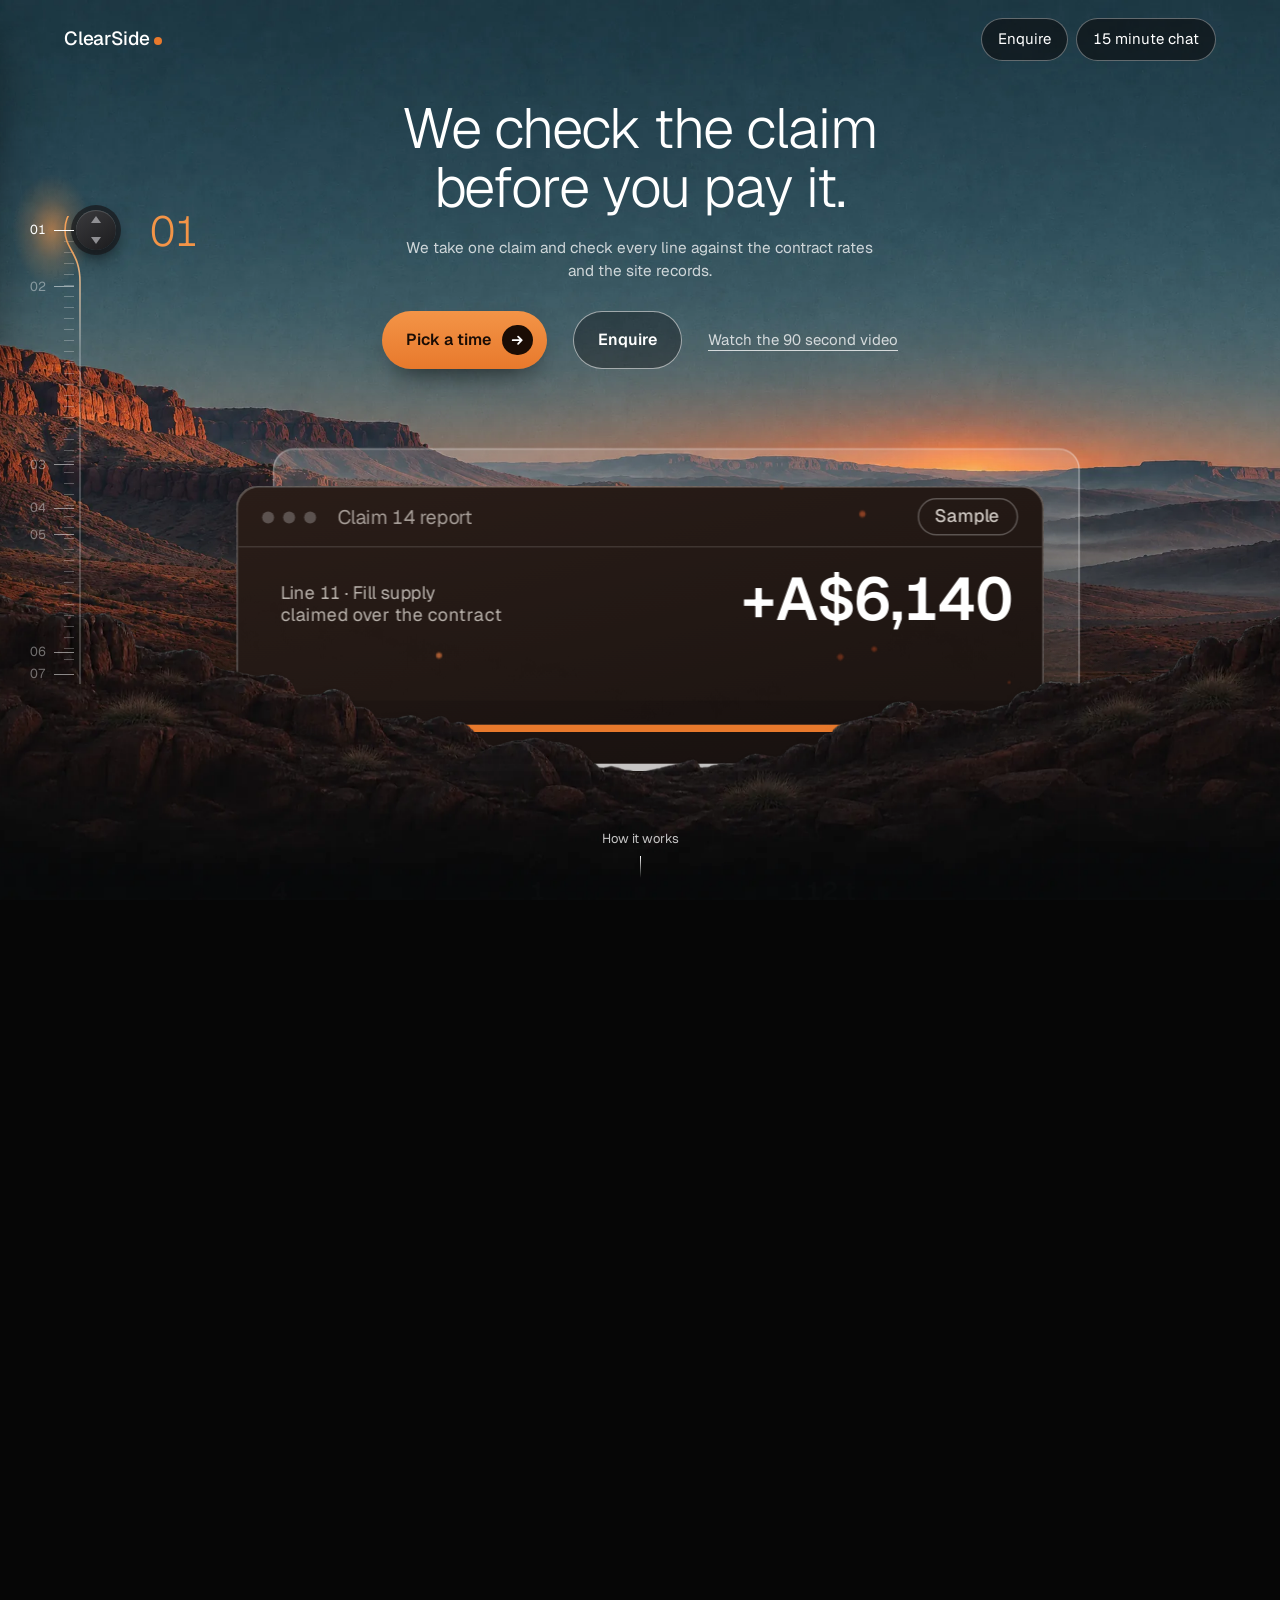
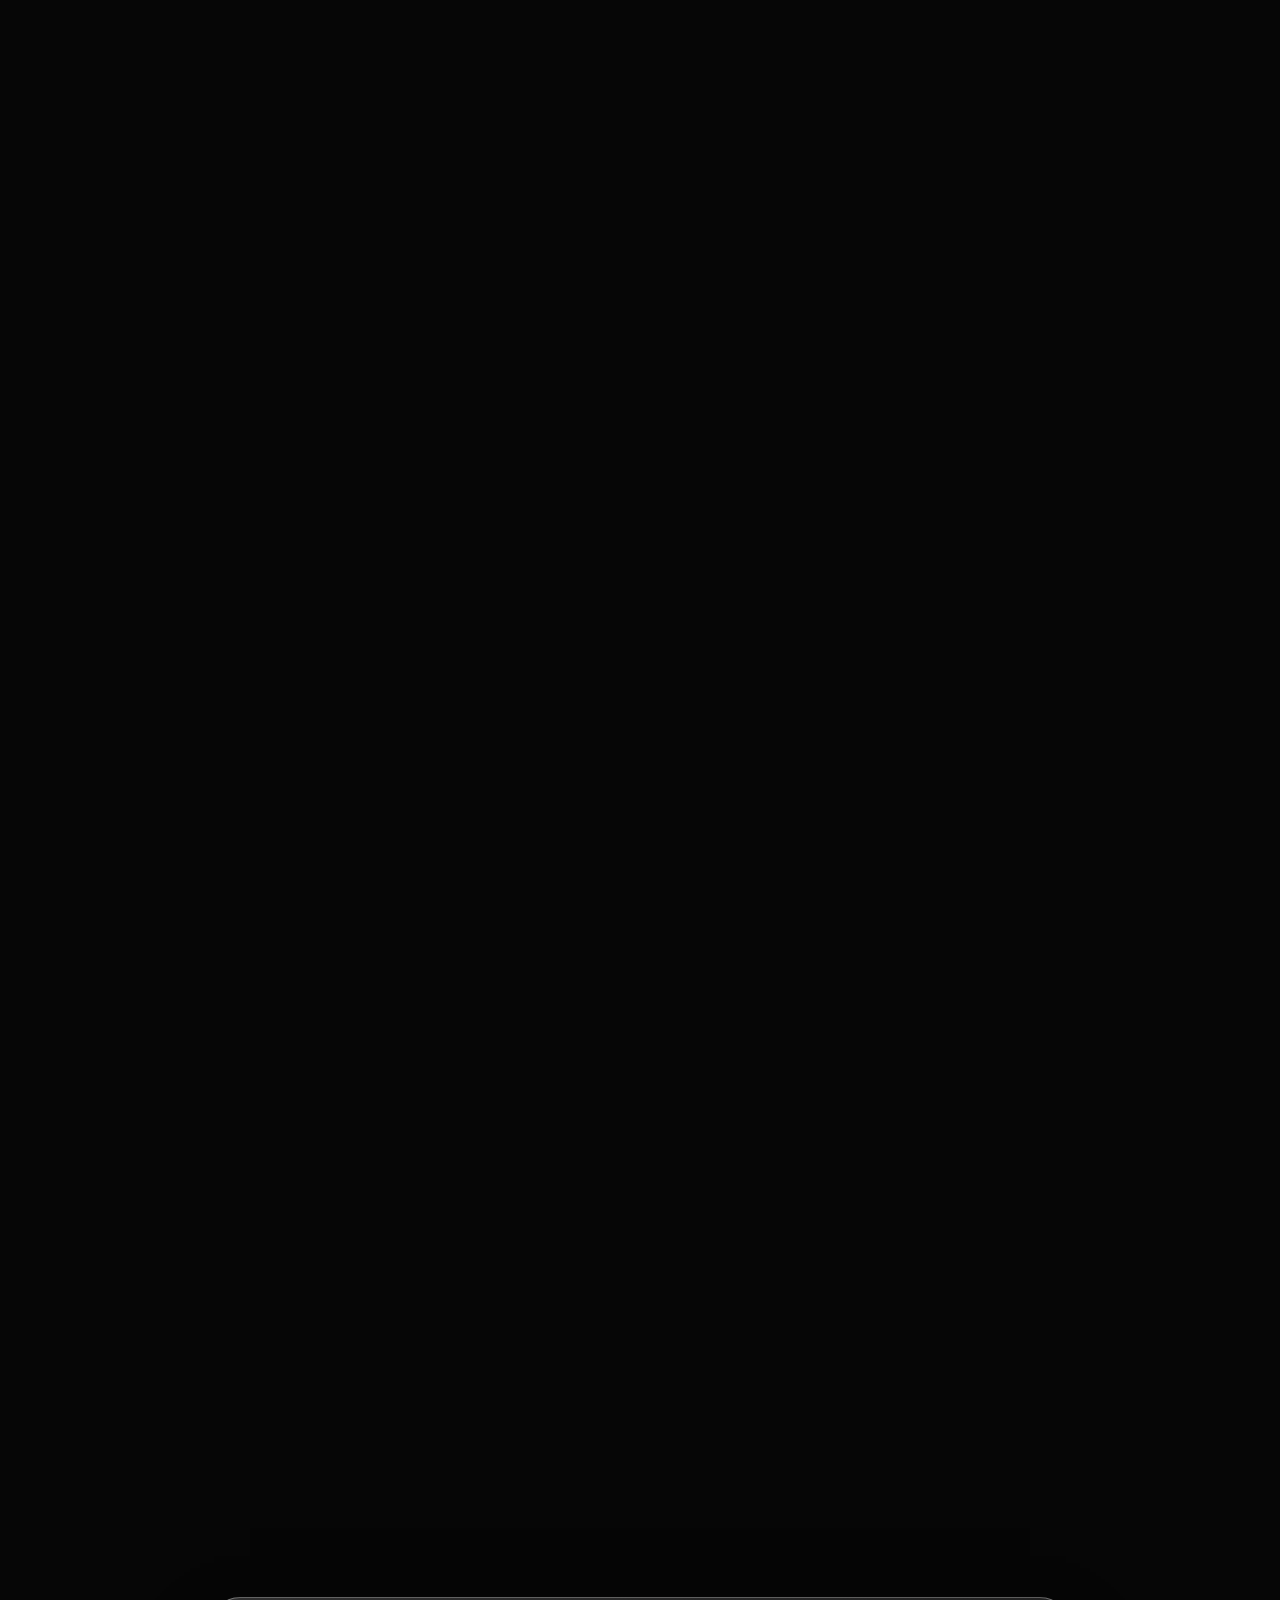
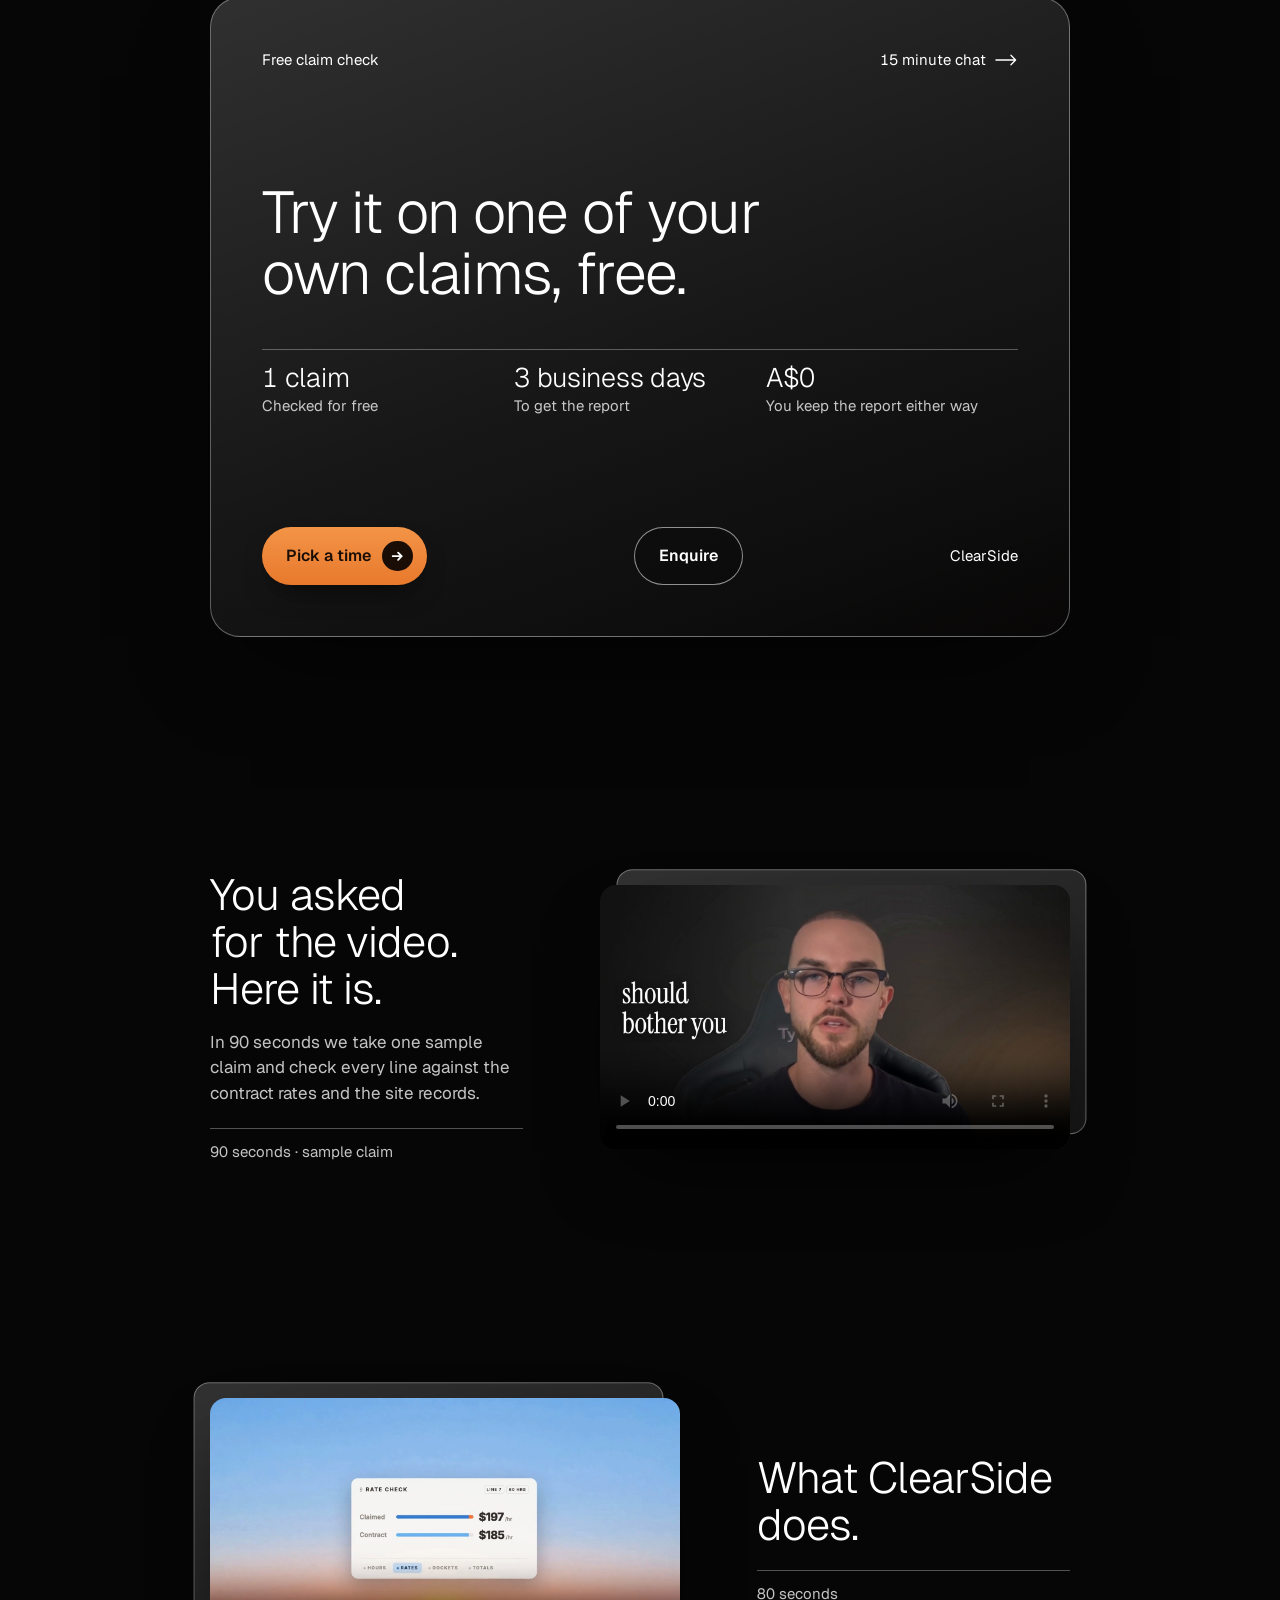
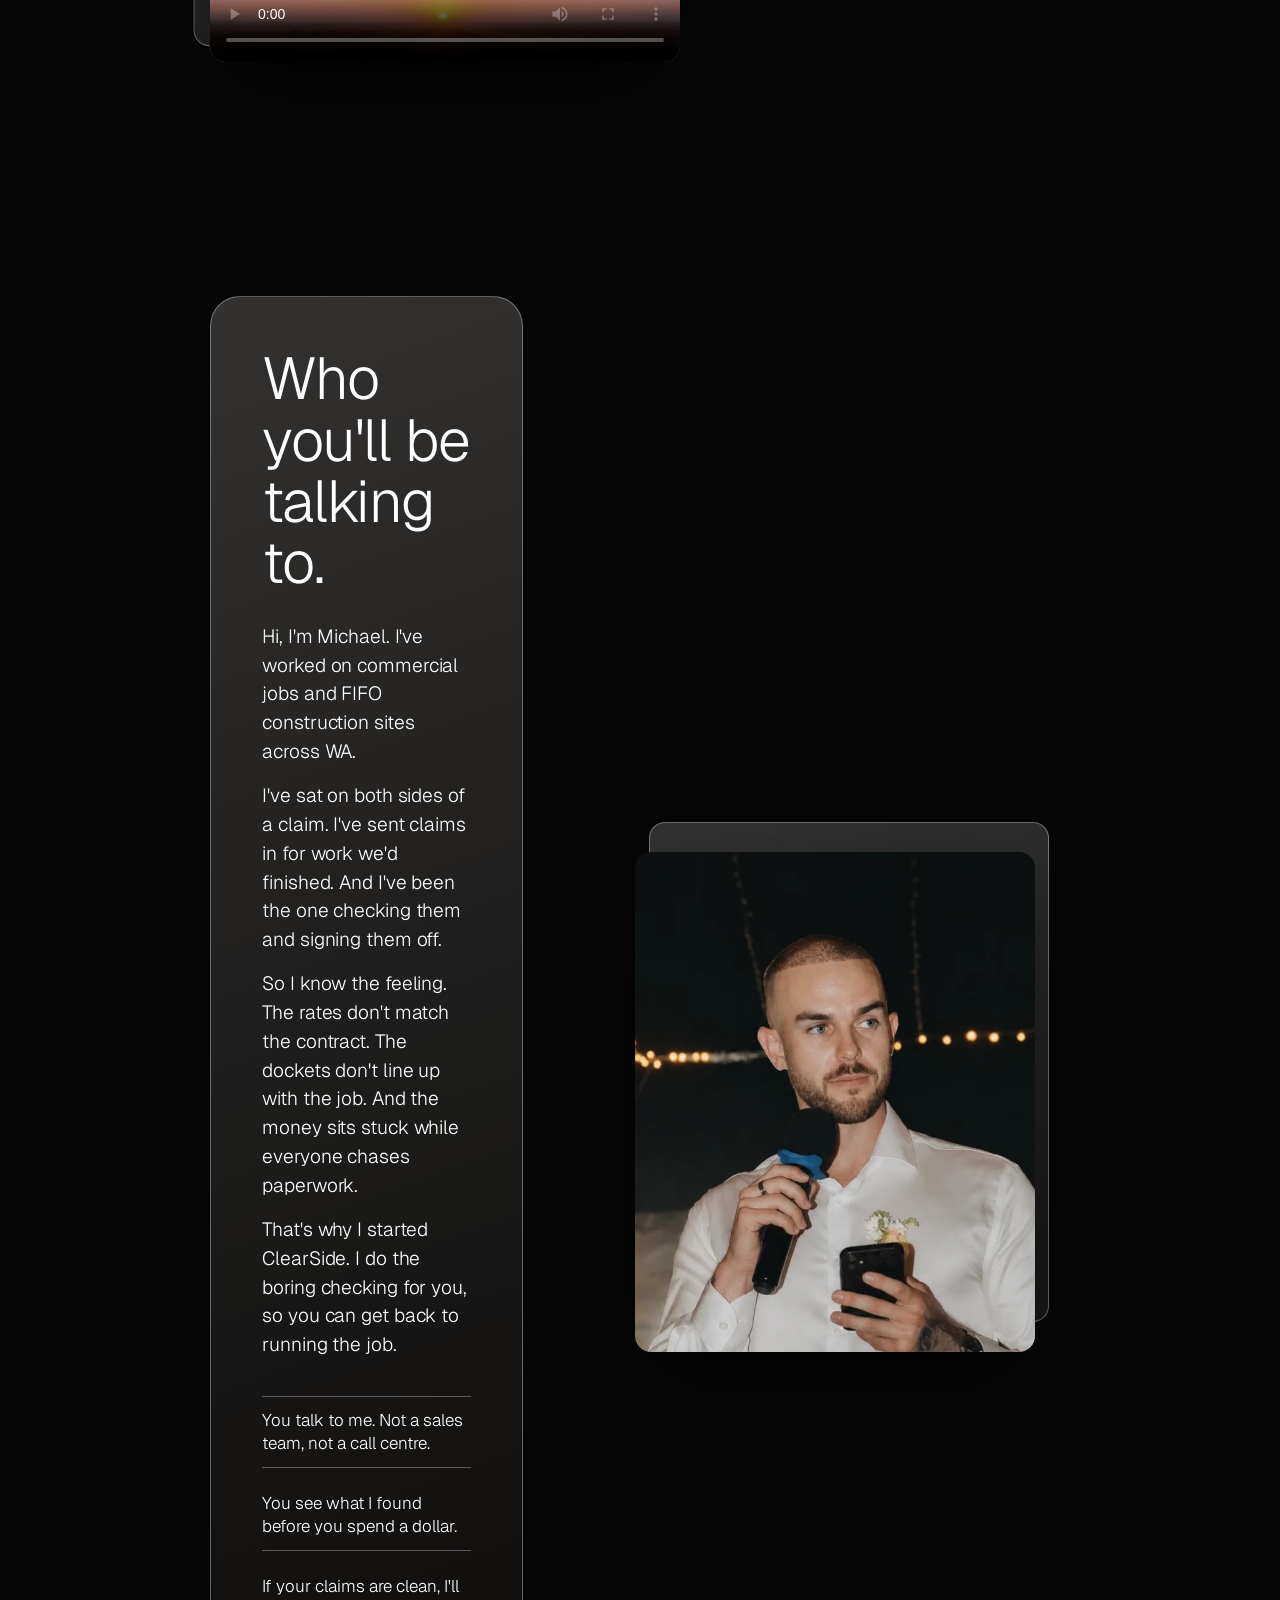
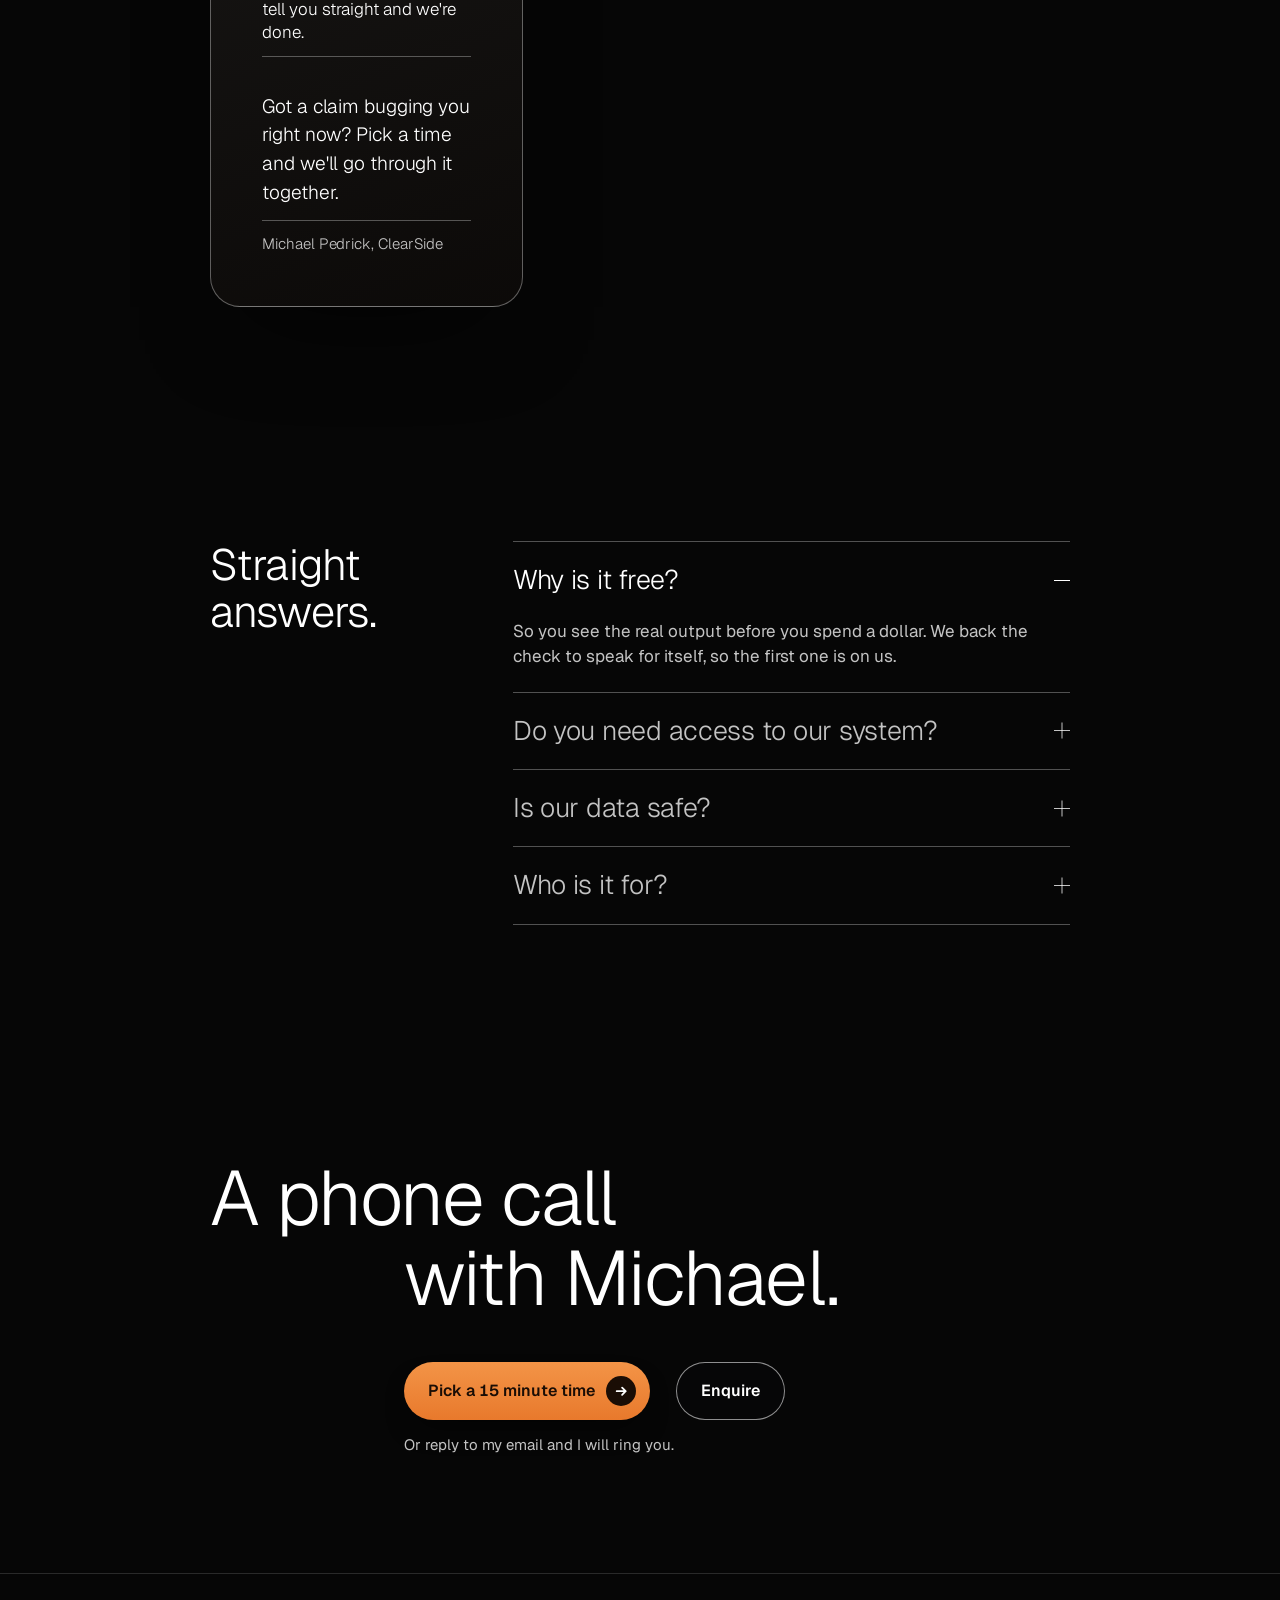
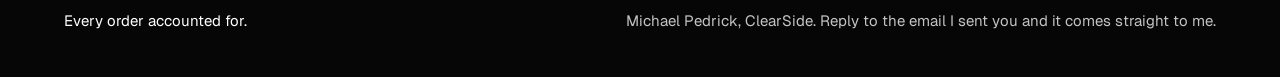
<file: index.html>
<!doctype html>
<html lang="en-AU">
<head>
<meta charset="utf-8">
<meta name="viewport" content="width=device-width,initial-scale=1">
<meta name="robots" content="noindex">
<title>ClearSide: we check the claim before you pay it</title>
<link rel="preconnect" href="https://fonts.googleapis.com">
<link rel="preconnect" href="https://fonts.gstatic.com" crossorigin>
<link href="https://fonts.googleapis.com/css2?family=Geist:wght@300;400;500;600&display=swap" rel="stylesheet">
<link rel="stylesheet" href="f/f.css">
</head>
<body>

<div class="world" aria-hidden="true">
  <div class="stars"></div>
  <div class="sun"></div>
  <div class="ranges"><div class="drift">
    <div class="r r1"></div><div class="r r2"></div><div class="r r3"></div><div class="r r4"></div>
  </div></div>
  <div class="night"></div>
  <div class="wash"></div>
</div>

<nav class="nav">
  <a class="wm" href="#top" aria-label="ClearSide">ClearSide<i></i></a>
  <span class="navs"><a class="navlink" href="quote/">Enquire</a><a class="navlink" href="book/">15 minute chat</a></span>
</nav>

<nav class="tl" aria-label="On this page">
  <span class="ln"><svg viewBox="0 0 40 1200" width="40" height="1200" aria-hidden="true"><defs><linearGradient id="tlg" gradientUnits="userSpaceOnUse" x1="0" y1="0" x2="0" y2="1200"><stop offset="0" stop-color="#f39447" stop-opacity=".35"/><stop offset=".42" stop-color="#f39447"/><stop offset=".52" stop-color="#ffb46e"/><stop offset=".6" stop-color="#fff" stop-opacity=".3"/><stop offset="1" stop-color="#fff" stop-opacity=".22"/></linearGradient></defs><path d="M22 0V548C22 578 7 580 7 600C7 620 22 622 22 652V1200" fill="none" stroke="url(#tlg)" stroke-width="1.6"/></svg></span>
  <span class="kn" aria-hidden="true"><i class="glow"></i><i class="disc"></i><em class="big">01</em></span>
  <a href="#top"><i></i><span>Top</span></a>
  <a href="#how"><i></i><span>How it works</span></a>
  <a href="#offer"><i></i><span>Free check</span></a>
  <a href="#video" class="vid"><i></i><span>Claim video · 90 s</span></a>
  <a href="#about" class="vid"><i></i><span>ClearSide video · 80 s</span></a>
  <a href="#answers"><i></i><span>Answers</span></a>
  <a href="#call"><i></i><span>Call</span></a>
</nav>

<main id="top">

<section class="scene">
  <div class="stage">

    <div class="pane" aria-hidden="true"></div>
    <div class="cross" aria-hidden="true">
      <b class="cut"><span>Send</span><span>Check</span><span>Report</span></b>
      <b class="lit"><span>Send</span><span>Check</span><span>Report</span></b>
    </div>

    <div class="hero">
      <h1>We check the claim<br>before you pay it.</h1>
      <p class="lead">We take one claim and check every line against the contract rates and the site records.</p>
      <div class="btns">
        <a class="btn" href="book/">Pick a time <span class="chip"><svg viewBox="0 0 16 16" aria-hidden="true"><path d="M3 8h10M9 4l4 4-4 4"/></svg></span></a><a class="btn2" href="quote/">Enquire</a>
        <a class="ghost" href="#video">Watch the 90 second video</a>
      </div>
    </div>

    <div class="win" role="img" aria-label="Sample claim report. Four lines checked. Line 11, fill supply, is claimed A$6,140 over the contract.">
      <div class="stack" aria-hidden="true">
        <div class="sheet l1"><span class="tag">Send</span><div class="in">
          <div class="prow head"><span>You email us</span><b>The raw paperwork</b></div>
          <div class="docs">
            <div class="doc"><b>Claim 14</b><span>PDF</span></div>
            <div class="doc"><b>Contract rates</b><span>Spreadsheet</span></div>
            <div class="doc"><b>Site dockets</b><span>Site records</span></div>
          </div>
        </div></div>
        <div class="sheet l2"><span class="tag">Check against rates</span><div class="in">
          <div class="prow head"><span>Line</span><b>Against contract rates</b></div>
          <div class="prow"><span>07 · Excavator hire, 42 h</span><b>Match</b></div>
          <div class="prow"><span>11 · Fill supply, 310 t</span><b>Match</b></div>
          <div class="prow"><span>12 · Traffic control</span><b>Match</b></div>
          <div class="prow"><span>19 · Variation 3</span><b>Match</b></div>
        </div></div>
        <div class="sheet l3"><span class="tag">Check against site records</span><div class="in">
          <div class="prow head"><span>Line</span><b>Against site records</b></div>
          <div class="prow"><span>07 · Excavator hire, 42 h</span><b>Match</b></div>
          <div class="prow bad"><span>11 · Fill supply, 310 t</span><b>Dockets show 198 t</b></div>
          <div class="prow"><span>12 · Traffic control</span><b>Match</b></div>
          <div class="prow"><span>19 · Variation 3</span><b>Match</b></div>
        </div></div>
        <div class="sheet l4"><span class="tag">Report</span>
      <div class="screen">
        <div class="bar"><i></i><i></i><i></i><span>Claim 14 report</span><b>Sample</b></div>
        <div class="body">
          <div class="state s-send">
            <div class="prow head"><span>You email us</span><b><i class="cnt" data-to="2">2</i> files</b></div>
            <div class="prow up"><span>Claim 14 · PDF</span><b>Sent</b></div>
            <div class="prow up"><span>Contract rates · spreadsheet</span><b>Sent</b></div>
            <div class="prow"><span>Names</span><b>Stripped if you like</b></div>
            <div class="meter">
              <div class="trow"><span>Your time</span><u><i style="--v:.05"></i></u><b><i class="cnt" data-to="5">5</i> min</b></div>
              <div class="trow dim"><span>Our time</span><u><i style="--v:1"></i></u><b>3 business days</b></div>
            </div>
          </div>
          <div class="state s-check">
            <div class="prow head"><span>Claimed vs allowed</span><b><i class="cnt" data-to="4">4</i> of 4 lines checked</b></div>
            <div class="trow mk"><span>07 · Excavator</span><u><i style="--v:.62"></i></u><b>Match</b></div>
            <div class="trow mk over"><span>11 · Fill supply</span><u><i style="--v:.97"></i></u><b>+<i class="cnt" data-to="112">112</i> t</b></div>
            <div class="trow mk"><span>12 · Traffic</span><u><i style="--v:.62"></i></u><b>Match</b></div>
            <div class="trow mk"><span>19 · Variation 3</span><u><i style="--v:.62"></i></u><b>Match</b></div>
            <div class="scale">
              <div class="pan"><b>310 t</b><span>claimed</span></div>
              <svg viewBox="0 0 80 46" aria-hidden="true"><path d="M40 9v31M27 42h26"/><g class="beam"><path d="M12 10h56"/><path d="M12 10l-8 15h16zM68 10l-8 15h16z"/></g><circle cx="40" cy="10" r="2.6"/></svg>
              <div class="pan"><b>198 t</b><span>on site dockets</span></div>
            </div>
          </div>
          <div class="state s-report">
            <div class="big"><span>Line 11 · Fill supply<br>claimed over the contract</span><b class="cnt" data-to="6140" data-pre="+A$">+A$6,140</b></div>
            <div class="meter">
              <div class="trow over"><span>Claimed</span><u><i style="--v:1"></i></u><b>310 t</b></div>
              <div class="trow"><span>Site dockets</span><u><i style="--v:.64"></i></u><b>198 t</b></div>
            </div>
            <div class="stats"><div><b class="cnt" data-to="4">4</b><span>lines checked</span></div><div><b>1</b><span>does not match</span></div><div><b><i class="cnt" data-to="112">112</i> t</b><span>not on dockets</span></div></div>
          </div>
        </div>
      </div>
        </div>
      </div>
      <canvas class="dust" aria-hidden="true"></canvas>
    </div>

    <div class="trees"></div>
    <p class="cue"><a href="#how">How it works<i></i></a></p>

    <div class="how" id="how">
      <h2>How it works.</h2>
      <ol class="steps">
        <li class="step"><span class="n">01</span><h3>Send</h3>
          <div class="more"><p>Email us one recent claim and its contract rates. It takes five minutes. Strip the names if you like.</p></div></li>
        <li class="step"><span class="n">02</span><h3>Check</h3>
          <div class="more"><p>We check every line against the rates and your site records. You do nothing.</p></div></li>
        <li class="step"><span class="n">03</span><h3>Report</h3>
          <div class="more"><p>Three business days later you get one page: each line that does not match, why, and the dollars beside it. Yours to keep.</p></div></li>
      </ol>
      <div class="btns"><a class="btn" href="book/">Walk me through it <span class="chip"><svg viewBox="0 0 16 16" aria-hidden="true"><path d="M3 8h10M9 4l4 4-4 4"/></svg></span></a><a class="btn2" href="quote/">Enquire</a></div>
    </div>

  </div>
</section>

<section class="offer" id="offer">
  <div class="card rv" data-wash>
    <div class="corners">
      <span>Free claim check</span>
      <a class="txt" href="book/">15 minute chat <svg viewBox="0 0 24 12" aria-hidden="true"><path d="M1 6h21M17 1l5 5-5 5"/></svg></a>
    </div>
    <div>
      <h2 class="type">Try it on one of your own claims, free.</h2>
      <ul class="line">
        <li><b>1 claim</b><span>Checked for free</span></li>
        <li><b>3 business days</b><span>To get the report</span></li>
        <li><b>A$0</b><span>You keep the report either way</span></li>
      </ul>
    </div>
    <div class="corners">
      <a class="btn" href="book/">Pick a time <span class="chip"><svg viewBox="0 0 16 16" aria-hidden="true"><path d="M3 8h10M9 4l4 4-4 4"/></svg></span></a><a class="btn2" href="quote/">Enquire</a>
      <span>ClearSide</span>
    </div>
  </div>
</section>

<section id="video">
  <div class="wrap split rv">
    <div class="copy">
      <h2>You asked for the video. Here it is.</h2>
      <p>In 90 seconds we take one sample claim and check every line against the contract rates and the site records.</p>
      <p class="len">90 seconds · sample claim</p>
    </div>
    <div class="frame"><video controls playsinline preload="metadata" poster="poster-claim.jpg" src="claim.mp4"></video></div>
  </div>
</section>

<section id="about">
  <div class="wrap split flip rv">
    <div class="copy">
      <h2>What ClearSide does.</h2>
      <p class="len">80 seconds</p>
    </div>
    <div class="frame"><video controls playsinline preload="metadata" poster="poster-ad.jpg" src="ad.mp4"></video></div>
  </div>
</section>

<section id="who">
  <div class="wrap split rv">
    <div class="copy">
      <h2>Who you'll be talking to.</h2>
      <p>Hi, I'm Michael. I've worked on commercial jobs and FIFO construction sites across WA.</p>
      <p>I've sat on both sides of a claim. I've sent claims in for work we'd finished. And I've been the one checking them and signing them off.</p>
      <p>So I know the feeling. The rates don't match the contract. The dockets don't line up with the job. And the money sits stuck while everyone chases paperwork.</p>
      <p>That's why I started ClearSide. I do the boring checking for you, so you can get back to running the job.</p>
      <ul class="who-list">
        <li>You talk to me. Not a sales team, not a call centre.</li>
        <li>You see what I found before you spend a dollar.</li>
        <li>If your claims are clean, I'll tell you straight and we're done.</li>
      </ul>
      <p>Got a claim bugging you right now? Pick a time and we'll go through it together.</p>
      <p class="len">Michael Pedrick, ClearSide</p>
    </div>
    <div class="frame"><img src="f/michael_mic.webp" width="640" height="800" alt="Michael Pedrick, founder of ClearSide, speaking with a microphone" loading="lazy"></div>
  </div>
</section>

<section class="faq" id="answers">
  <div class="wrap rv">
    <h2>Straight answers.</h2>
    <div>
      <details open><summary>Why is it free?<i></i></summary><p>So you see the real output before you spend a dollar. We back the check to speak for itself, so the first one is on us.</p></details>
      <details><summary>Do you need access to our system?<i></i></summary><p>No. You email the claim and the rates. The report comes back by email. Nothing is installed.</p></details>
      <details><summary>Is our data safe?<i></i></summary><p>I sign your NDA before you send a thing. Or strip the names first. Your documents are used for this one check only. They are deleted 30 days after the report, and you get that in writing.</p></details>
      <details><summary>Who is it for?<i></i></summary><p>Australian head contractors in civil, mining services and construction that pay subcontractors every month.</p></details>
    </div>
  </div>
</section>

<section class="close" id="call">
  <div class="wrap rv">
    <h2><span>A phone call</span><span>with Michael.</span></h2>
    <div class="btns">
      <a class="btn" href="book/">Pick a 15 minute time <span class="chip"><svg viewBox="0 0 16 16" aria-hidden="true"><path d="M3 8h10M9 4l4 4-4 4"/></svg></span></a><a class="btn2" href="quote/">Enquire</a>
      <p>Or reply to my email and I will ring you.</p>
    </div>
  </div>
</section>

</main>

<footer>
  <b>Every order accounted for.</b>
  <span>Michael Pedrick, ClearSide. Reply to the email I sent you and it comes straight to me.</span>
</footer>

<script src="f/f.js"></script>
</body>
</html>
</file>
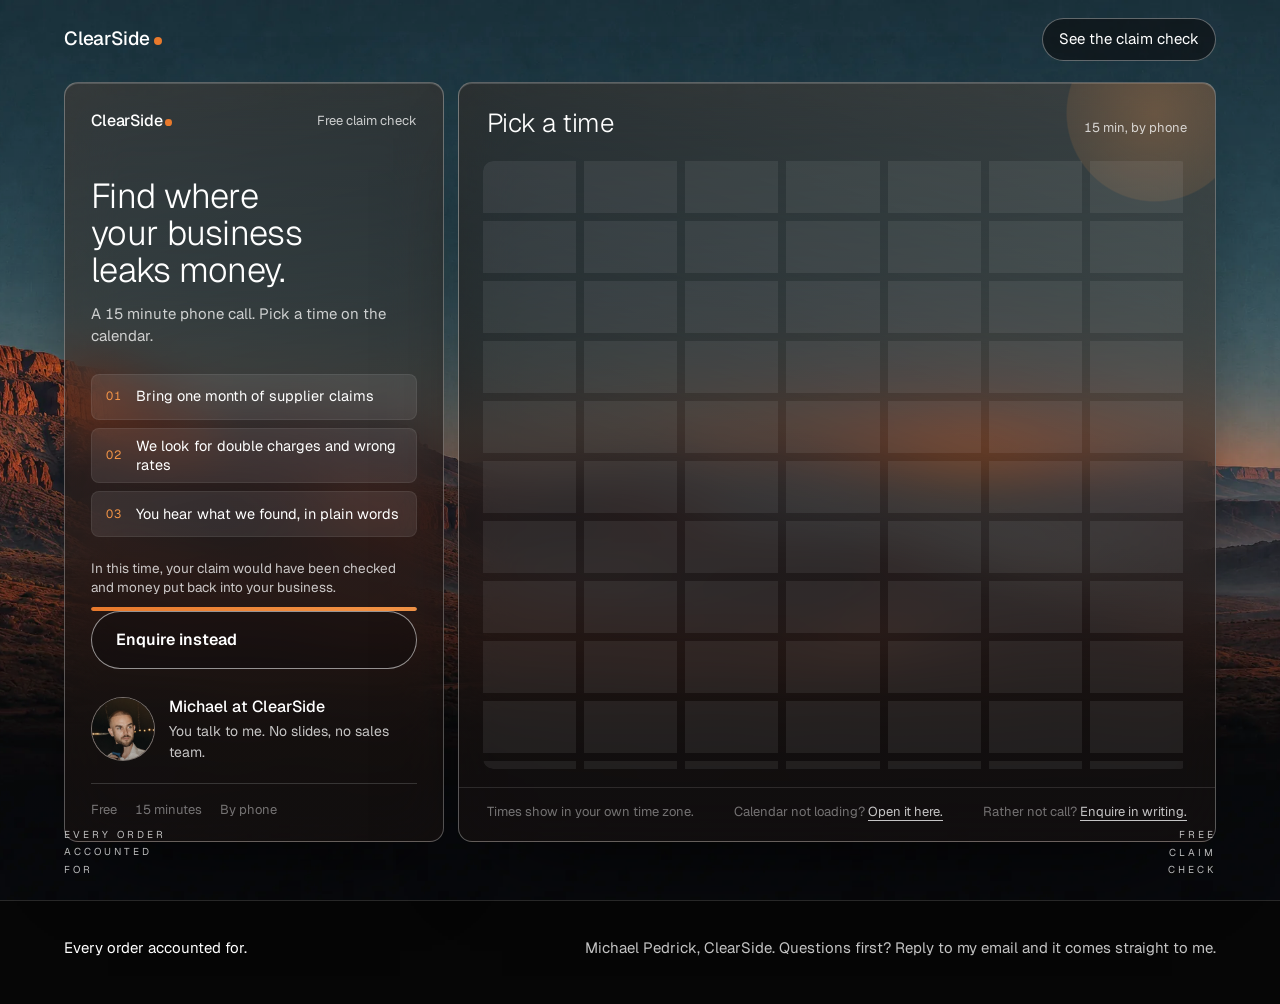
<file: book/index.html>
<!doctype html>
<html lang="en-AU">
<head>
<meta charset="utf-8">
<meta name="viewport" content="width=device-width,initial-scale=1">
<meta name="robots" content="noindex">
<title>ClearSide: pick a 15 minute time</title>
<link rel="preconnect" href="https://fonts.googleapis.com">
<link rel="preconnect" href="https://fonts.gstatic.com" crossorigin>
<link rel="preconnect" href="https://app.cal.com">
<link rel="preconnect" href="https://cal.com">
<link rel="preload" as="image" href="../f/hero.webp" media="(min-width:701px)">
<link rel="preload" as="image" href="../f/hero_tall.webp" media="(max-width:700px)">
<link href="https://fonts.googleapis.com/css2?family=Geist:wght@300;400;500;600&display=swap" rel="stylesheet">
<link rel="stylesheet" href="../f/f.css">
<link rel="stylesheet" href="../f/book.css">
</head>
<body class="book">

<div class="world" aria-hidden="true"><div class="night"></div></div>

<nav class="nav">
  <a class="wm" href="../" aria-label="ClearSide">ClearSide<i></i></a>
  <a class="navlink" href="../">See the claim check</a>
</nav>

<main class="bk">
  <div class="bk-pair">

    <section class="gcard bk-say">
      <div class="bk-top up" style="--d:0"><span class="wm">ClearSide<i></i></span><span>Free claim check</span></div>
      <h1 class="up" style="--d:1">Find where your business leaks money.</h1>
      <p class="sub up" style="--d:2">A 15 minute phone call. Pick a time on the calendar.</p>
      <ol class="bk-rows">
        <li class="up" style="--d:3"><i>01</i>Bring one month of supplier claims</li>
        <li class="up" style="--d:4"><i>02</i>We look for double charges and wrong rates</li>
        <li class="up" style="--d:5"><i>03</i>You hear what we found, in plain words</li>
      </ol>
      <div class="bk-time up" style="--d:6">
        <p>In this time, your claim would have been checked and money put back into your business.</p>
        <div class="bk-bar" aria-hidden="true"><i></i></div>
      </div>
      <a class="btn bk-go up" style="--d:6" href="#pick">Pick a time <span class="chip"><svg viewBox="0 0 16 16" aria-hidden="true"><path d="M8 3v10M3.5 8.5 8 13l4.5-4.5"/></svg></span></a>
      <a class="btn2 up" style="--d:6" href="../quote/">Enquire instead</a>
      <div class="bk-me up" style="--d:6">
        <!-- Real photo only. Never a made-up face. -->
        <span class="phw"><img class="ph" src="../f/michael.jpg" alt="Michael Pedrick" width="64" height="64" decoding="async"></span>
        <div><b>Michael at ClearSide</b><span>You talk to me. No slides, no sales team.</span></div>
      </div>
      <p class="bk-fine up" style="--d:7"><span>Free</span><span>15 minutes</span><span>By phone</span></p>
    </section>

    <section class="gcard bk-cal" id="pick" aria-label="Pick a time">
      <div class="bk-calhead up" style="--d:2"><h2>Pick a time</h2><span>15 min, by phone</span></div>
      <div id="cal" class="up" style="--d:3"></div>
      <p class="bk-calfoot"><span>Times show in your own time zone.</span><span>Calendar not loading? <a href="https://cal.com/clearside/15min">Open it here.</a></span><span>Rather not call? <a href="../quote/">Enquire in writing.</a></span></p>
    </section>

  </div>


  <p class="bk-corner l" aria-hidden="true">Every order<br>accounted<br>for</p>
  <p class="bk-corner r" aria-hidden="true">Free<br>claim<br>check</p>
</main>

<footer>
  <b>Every order accounted for.</b>
  <span>Michael Pedrick, ClearSide. Questions first? Reply to my email and it comes straight to me.</span>
</footer>

<script src="../f/f.js"></script>
<script>
/* Cal.com inline calendar (same booking link as BOOKING_LINK.txt). If the script is blocked, a plain iframe is used instead. */
(function (C, A, L) { let p = function (a, ar) { a.q.push(ar); }; let d = C.document; C.Cal = C.Cal || function () { let cal = C.Cal; let ar = arguments; if (!cal.loaded) { cal.ns = {}; cal.q = cal.q || []; let s = d.createElement("script"); s.src = A; s.onerror = C.calFallback; d.head.appendChild(s); cal.loaded = true; } if (ar[0] === L) { const api = function () { p(api, arguments); }; const namespace = ar[1]; api.q = api.q || []; if (typeof namespace === "string") { cal.ns[namespace] = cal.ns[namespace] || api; p(cal.ns[namespace], ar); p(cal, ["initNamespace", namespace]); } else p(cal, ar); return; } p(cal, ar); }; })(window, "https://app.cal.com/embed/embed.js", "init");
window.calFallback = function () {
  var el = document.getElementById("cal"); if (!el || el.querySelector("iframe")) return;
  el.innerHTML = '<iframe src="https://cal.com/clearside/15min?embed=true&layout=month_view&theme=dark" title="Pick a 15 minute time with ClearSide" style="height:640px"></iframe>';
};
Cal("init", "book", { origin: "https://app.cal.com" });
Cal.ns.book("inline", { elementOrSelector: "#cal", calLink: "clearside/15min", config: { layout: "month_view", theme: "dark" } });
Cal.ns.book("ui", { theme: "dark", layout: "month_view", hideEventTypeDetails: true,
  cssVarsPerTheme: { dark: { "cal-brand": "#f39447", "cal-brand-text": "#1a0d05", "cal-bg": "transparent", "cal-bg-muted": "transparent", "cal-border-booker": "transparent", "cal-border-booker-width": "0px" },
                     light: { "cal-brand": "#e8792c" } } });
function calReady() { var el = document.getElementById("cal"); if (el) el.classList.add("ready"); }
Cal.ns.book("on", { action: "linkReady", callback: function () { calReady(); } });
setTimeout(calReady, 6500);
setTimeout(function () { if (!document.querySelector("#cal iframe")) window.calFallback(); }, 6000);
/* 21 Nov v9: phone buttons land here with #pick; re-jump once the page has settled so the calendar is first on screen. */
addEventListener("load", function () { if (location.hash === "#pick") setTimeout(function () { var p = document.getElementById("pick"); if (p) p.scrollIntoView({ block: "start" }); }, 300); });
</script>
</body>
</html>
</file>
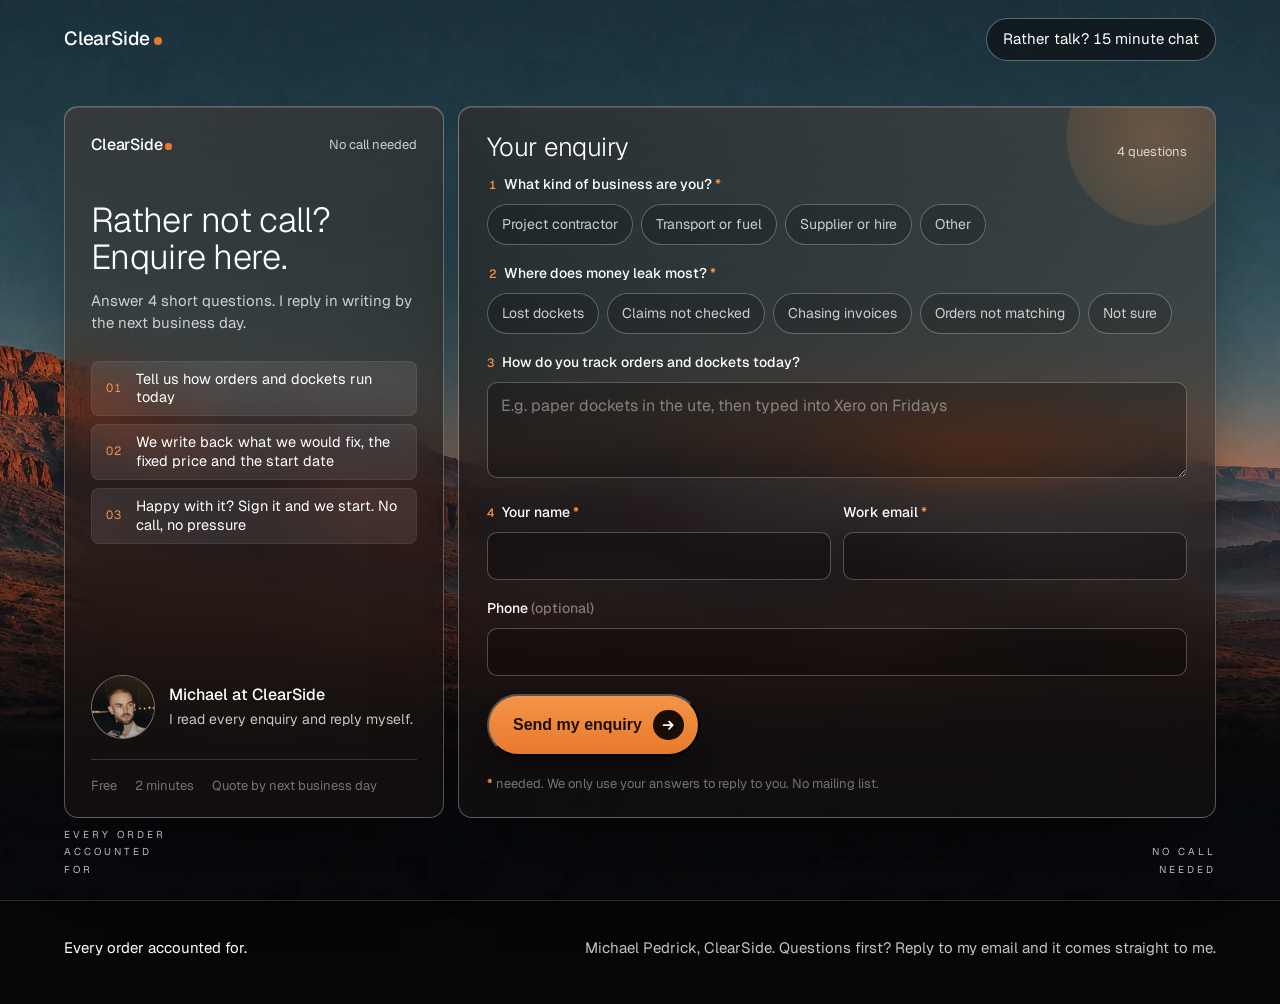
<file: quote/index.html>
<!doctype html>
<html lang="en-AU">
<head>
<meta charset="utf-8">
<meta name="viewport" content="width=device-width,initial-scale=1">
<meta name="robots" content="noindex">
<title>ClearSide: enquire, no call needed</title>
<link rel="preconnect" href="https://fonts.googleapis.com">
<link rel="preconnect" href="https://fonts.gstatic.com" crossorigin>
<link href="https://fonts.googleapis.com/css2?family=Geist:wght@300;400;500;600&display=swap" rel="stylesheet">
<link rel="stylesheet" href="../f/f.css">
<link rel="stylesheet" href="../f/book.css">
<style>
.qf{padding:6px 28px 24px;display:flex;flex-direction:column;gap:18px}
.qf fieldset{border:0;margin:0;padding:0}
.qf legend,.qf-field>span{display:block;font-size:14px;font-weight:500;color:var(--ink);margin-bottom:9px}
.qf i{font-style:normal;color:var(--or-hi,#f39447);margin-right:8px;font-size:12px}
.qf em{font-style:normal;color:var(--faint)}
.qf-pills{display:flex;flex-wrap:wrap;gap:8px}
.qf-pills label{position:relative;cursor:pointer}
.qf-pills input{position:absolute;opacity:0;inset:0;margin:0}
.qf-pills span{display:inline-block;padding:9px 14px;border-radius:999px;border:1px solid rgba(255,255,255,.28);font-size:14px;color:var(--dim);background:rgba(0,0,0,.18);min-height:20px}
.qf-pills input:checked+span{background:var(--or,#f39447);border-color:var(--or,#f39447);color:var(--or-ink,#1a1310);font-weight:500}
.qf-pills input:focus-visible+span{outline:2px solid #fff;outline-offset:2px}
.qf-field{display:block}
.qf input:not([type=radio]):not([type=checkbox]),.qf textarea{width:100%;box-sizing:border-box;font:inherit;font-size:16px;color:#fff;background:rgba(0,0,0,.28);border:1px solid rgba(255,255,255,.26);border-radius:10px;padding:11px 13px}
.qf textarea{resize:vertical}
.qf input:focus,.qf textarea:focus{outline:none;border-color:var(--or,#f39447)}
.qf ::placeholder{color:var(--faint)}
.qf-two{display:grid;grid-template-columns:1fr 1fr;gap:12px}
.qf-hp{position:absolute!important;left:-9999px;width:1px;height:1px}
.qf-err{margin:0;color:#ffb38a;font-size:14px}
.qf-go{align-self:flex-start}
.req{color:var(--or-hi,#f39447);font-weight:600}.qf-other{margin-top:10px;padding:12px;border-radius:12px;background:rgba(0,0,0,.25);border:1px solid rgba(243,148,71,.45);animation:qpop .2s ease-out}@keyframes qpop{from{opacity:0;transform:translateY(-4px)}to{opacity:1;transform:none}}.qf-note{margin:0;font-size:13px;color:var(--faint)}
.qf-done{padding:10px 28px 28px}
.qf-done h3{font-size:22px;font-weight:500;margin:6px 0 12px}
.qf-done p{color:var(--dim);margin:0 0 12px}
@media (max-width:640px){.qf,.qf-done{padding-left:20px;padding-right:20px}.qf-two{grid-template-columns:1fr}.qf-go{align-self:stretch;justify-content:center}.qf{gap:16px}.bk-rows,.bk-fine,.bk-corner{display:none}.bk-say h1{font-size:28px;line-height:1.15}.bk-say .sub{margin-bottom:14px}.bk-me{margin-top:0;padding-top:0;border:0}.bk-me .phw,.bk-me .ph{width:44px;height:44px}.bk-pair{gap:12px}.bk-calhead h2{font-size:20px}.qf-pills{display:grid;grid-template-columns:1fr 1fr;gap:8px}.qf-pills label,.qf-pills span{display:block}.qf-pills span{text-align:center;padding:10px 8px;font-size:13.5px;line-height:1.25}}
</style>
</head>
<body class="book">

<div class="world" aria-hidden="true"><div class="night"></div></div>

<nav class="nav">
  <a class="wm" href="../" aria-label="ClearSide">ClearSide<i></i></a>
  <a class="navlink" href="../book/">Rather talk? 15 minute chat</a>
</nav>

<main class="bk">
  <div class="bk-pair">

    <section class="gcard bk-say">
      <div class="bk-top up" style="--d:0"><span class="wm">ClearSide<i></i></span><span>No call needed</span></div>
      <h1 class="up" style="--d:1">Rather not call? Enquire here.</h1>
      <p class="sub up" style="--d:2">Answer 4 short questions. I reply in writing by the next business day.</p>
      <ol class="bk-rows">
        <li class="up" style="--d:3"><i>01</i>Tell us how orders and dockets run today</li>
        <li class="up" style="--d:4"><i>02</i>We write back what we would fix, the fixed price and the start date</li>
        <li class="up" style="--d:5"><i>03</i>Happy with it? Sign it and we start. No call, no pressure</li>
      </ol>
      <div class="bk-me up" style="--d:6">
        <!-- Real photo only. Never a made-up face. -->
        <span class="phw"><img class="ph" src="../f/michael.jpg" alt="Michael Pedrick" width="64" height="64" decoding="async"></span>
        <div><b>Michael at ClearSide</b><span>I read every enquiry and reply myself.</span></div>
      </div>
      <p class="bk-fine up" style="--d:7"><span>Free</span><span>2 minutes</span><span>Quote by next business day</span></p>
    </section>

    <section class="gcard bk-cal" id="form" aria-label="Enquire">
      <div class="bk-calhead up" style="--d:2"><h2>Your enquiry</h2><span>4 questions</span></div>

      <form id="qf" class="qf up" style="--d:3" novalidate>
        <fieldset>
          <legend><i>1</i>What kind of business are you? <b class="req">*</b></legend>
          <div class="qf-pills">
            <label><input type="radio" name="business" value="Project contractor (construction / mining services)" required><span>Project contractor</span></label>
            <label><input type="radio" name="business" value="Transport, freight or fuel"><span>Transport or fuel</span></label>
            <label><input type="radio" name="business" value="Supplier, wholesaler or hire"><span>Supplier or hire</span></label>
            <label><input type="radio" name="business" value="Other"><span>Other</span></label>
          </div>
          <div class="qf-other" id="qother" hidden><label class="qf-field"><span>What kind of business? <b class="req">*</b></span><input name="business_other" maxlength="120" placeholder="E.g. civil earthworks, waste haulage" enterkeyhint="done"></label></div>
        </fieldset>

        <fieldset>
          <legend><i>2</i>Where does money leak most? <b class="req">*</b></legend>
          <div class="qf-pills">
            <label><input type="checkbox" name="leak" value="Lost or late dockets"><span>Lost dockets</span></label>
            <label><input type="checkbox" name="leak" value="Supplier claims not checked"><span>Claims not checked</span></label>
            <label><input type="checkbox" name="leak" value="Chasing unpaid invoices"><span>Chasing invoices</span></label>
            <label><input type="checkbox" name="leak" value="Stock or orders not matching"><span>Orders not matching</span></label>
            <label><input type="checkbox" name="leak" value="Not sure"><span>Not sure</span></label>
          </div>
        </fieldset>

        <label class="qf-field"><span><i>3</i>How do you track orders and dockets today?</span>
          <textarea name="today" rows="3" maxlength="1200" placeholder="E.g. paper dockets in the ute, then typed into Xero on Fridays"></textarea>
        </label>

        <div class="qf-two">
          <label class="qf-field"><span><i>4</i>Your name <b class="req">*</b></span><input name="name" autocomplete="name" required maxlength="80"></label>
          <label class="qf-field"><span>Work email <b class="req">*</b></span><input name="email" type="email" autocomplete="email" required maxlength="120"></label>
        </div>
        <label class="qf-field"><span>Phone <em>(optional)</em></span><input name="phone" type="tel" autocomplete="tel" maxlength="30"></label>
        <input type="text" name="_honey" class="qf-hp" tabindex="-1" autocomplete="off" aria-hidden="true">

        <p class="qf-err" id="qerr" role="alert" hidden></p>
        <button class="btn qf-go" type="submit">Send my enquiry <span class="chip"><svg viewBox="0 0 16 16" aria-hidden="true"><path d="M3 8h10M9 4l4 4-4 4"/></svg></span></button>
        <p class="qf-note"><b class="req">*</b> needed. We only use your answers to reply to you. No mailing list.</p>
      </form>

      <div class="qf-done" id="qdone" hidden>
        <h3>Got it. Your enquiry is in.</h3>
        <p>You will hear back by <b id="qday">the next business day</b>, from Michael at ClearSide.</p>
        <p>Want it faster? A 15 minute call gets you answers today.</p>
        <a class="btn" href="../book/">Pick a 15 minute time <span class="chip"><svg viewBox="0 0 16 16" aria-hidden="true"><path d="M3 8h10M9 4l4 4-4 4"/></svg></span></a>
      </div>
    </section>

  </div>
  <p class="bk-corner l" aria-hidden="true">Every order<br>accounted<br>for</p>
  <p class="bk-corner r" aria-hidden="true">No call<br>needed</p>
</main>

<footer>
  <b>Every order accounted for.</b>
  <span>Michael Pedrick, ClearSide. Questions first? Reply to my email and it comes straight to me.</span>
</footer>

<script src="../f/f.js"></script>
<script>
/* No-call path (21 Nov 2026). Answers go to FORM_TO via formsubmit.co (no account; first submit sends a one-time activation email).
   After activation, swap the address for the random alias formsubmit gives, so no email address sits in the page. */
var FORM_TO = "michael@getclearside.com";
(function () {
  var f = document.getElementById("qf"), err = document.getElementById("qerr"), oth = document.getElementById("qother");
  /* Show the type-your-own box when Other is picked */
  [].forEach.call(f.querySelectorAll('input[name="business"]'), function (r) {
    r.addEventListener("change", function () {
      var on = r.value === "Other" && r.checked; oth.hidden = !on;
      if (on) setTimeout(function () { oth.querySelector("input").focus(); }, 50);
    });
  });
  /* Tap anywhere outside a text box to close the phone keyboard */
  document.addEventListener("touchstart", function (e) {
    var a = document.activeElement;
    if (a && /^(INPUT|TEXTAREA)$/.test(a.tagName) && a !== e.target && !e.target.closest("input,textarea,label")) a.blur();
  }, { passive: true });
  /* Done / Enter on a one-line box closes the keyboard instead of sending */
  f.addEventListener("keydown", function (e) {
    if (e.key === "Enter" && e.target.tagName === "INPUT") { e.preventDefault(); e.target.blur(); }
  });
  function nextBizDay() {
    var d = new Date(); d.setDate(d.getDate() + 1);
    while (d.getDay() === 0 || d.getDay() === 6) d.setDate(d.getDate() + 1);
    return d.toLocaleDateString("en-AU", { weekday: "long", day: "numeric", month: "long" });
  }
  f.addEventListener("submit", function (e) {
    e.preventDefault();
    var fd = new FormData(f), miss = [];
    if (!fd.get("business")) miss.push("your kind of business");
    else if (fd.get("business") === "Other" && !(fd.get("business_other") || "").trim()) miss.push("what kind of business you are");
    if (!fd.getAll("leak").length) miss.push("where money leaks (pick at least one)");
    if (!(fd.get("name") || "").trim()) miss.push("your name");
    if (!/^[^@\s]+@[^@\s]+\.[^@\s]+$/.test(fd.get("email") || "")) miss.push("a work email");
    if (miss.length) { err.textContent = "Please add " + miss.join(", ") + "."; err.hidden = false; return; }
    if (fd.get("_honey")) return;
    err.hidden = true;
    var btn = f.querySelector("button"); btn.disabled = true; btn.firstChild.nodeValue = "Sending... ";
    var body = {
      _subject: "ClearSide enquiry: " + fd.get("name"),
      _template: "table", _captcha: "false",
      business: fd.get("business") === "Other" ? "Other: " + fd.get("business_other") : fd.get("business"), leaks: fd.getAll("leak").join(", ") || "-",
      today: fd.get("today") || "-", name: fd.get("name"), email: fd.get("email"), phone: fd.get("phone") || "-",
      _replyto: fd.get("email"), page: location.href
    };
    fetch("https://formsubmit.co/ajax/" + FORM_TO, { method: "POST", headers: { "Content-Type": "application/json", "Accept": "application/json" }, body: JSON.stringify(body) })
      .then(function (r) { return r.json(); })
      .then(function (j) {
        if (String(j.success) !== "true" && !/activat/i.test(j.message || "")) throw new Error(j.message || "send failed");
        document.getElementById("qday").textContent = nextBizDay();
        f.hidden = true; document.getElementById("qdone").hidden = false;
        document.getElementById("form").scrollIntoView({ block: "start" });
      })
      .catch(function () {
        btn.disabled = false; btn.firstChild.nodeValue = "Send my enquiry ";
        err.textContent = "That did not send. Please reply to my email with your answers and I will reply from there."; err.hidden = false;
      });
  });
})();
</script>
</body>
</html>
</file>
<file: f/f.css>
/* ClearSide · mock F pages (20 Nov 2026). Spec: playbooks/landing_design_study.md
   HIS BRIEF (one landscape, seamless motion, product breakdowns) + PIN 16 type + PINS 17-22 + PIN 23 MOTION. */
*{box-sizing:border-box;margin:0}
:root{
  --or:#e8792c;--or-hi:#f39447;--or-ink:#1a0d05;
  --ink:#fff;--dim:rgba(255,255,255,.76);--faint:rgba(255,255,255,.42);
  --hair:rgba(255,255,255,.3);
  --glass:rgba(255,255,255,.1);--edge:rgba(255,255,255,.34);
  --paper:#efeae4;--pill:#f9f6f2;--paper-ink:#17181b;--paper-dim:#5b554e;
  --sans:"Geist","Inter Tight","Helvetica Neue",Arial,sans-serif;
  --small:15px;--big:clamp(22px,2.1vw,30px);
  --pad:clamp(20px,5vw,72px);
  --ease:cubic-bezier(.16,1,.3,1);
  --p:0;--P:0;--k:0;
}
html{scroll-behavior:smooth;background:#060606}
body{font-family:var(--sans);font-size:var(--small);line-height:1.5;color:var(--ink);background:#060606;-webkit-font-smoothing:antialiased;font-variant-numeric:tabular-nums;overflow-x:hidden}
::selection{background:var(--or);color:var(--or-ink)}
a{color:inherit}
:focus-visible{outline:2px solid var(--or-hi);outline-offset:3px;border-radius:4px}
h1,h2,h3{font-weight:300;letter-spacing:-.02em;text-wrap:balance}
.vh{position:absolute;width:1px;height:1px;overflow:hidden;clip-path:inset(50%)}

/* ---------- the one landscape, fixed behind everything ---------- */
.world{position:fixed;inset:0;height:100lvh;z-index:0;overflow:hidden;pointer-events:none;
  background:linear-gradient(#111823 0%,#222735 26%,#3c3440 46%,#5b454a 60%,#a1654b 73%,#d48a57 82%,#3a2620 100%)}
.world .stars{position:absolute;inset:0 0 45% 0;will-change:opacity;opacity:calc(.25 + var(--P)*.75);
  background:radial-gradient(1.5px 1.5px at 12% 22%,#fff,transparent),radial-gradient(1px 1px at 31% 12%,#fff,transparent),radial-gradient(1.5px 1.5px at 52% 30%,#fff,transparent),radial-gradient(1px 1px at 68% 9%,#fff,transparent),radial-gradient(1px 1px at 83% 26%,#fff,transparent),radial-gradient(1px 1px at 92% 14%,#fff,transparent),radial-gradient(1px 1px at 22% 42%,#fff,transparent),radial-gradient(1.5px 1.5px at 42% 7%,#fff,transparent),radial-gradient(1px 1px at 61% 44%,#fff,transparent),radial-gradient(1px 1px at 6% 8%,#fff,transparent),radial-gradient(1px 1px at 75% 36%,#fff,transparent)}
.world .sun{position:absolute;left:50%;top:74%;width:120vmax;height:60vmax;transform:translate(-50%,-50%);will-change:opacity;
  background:radial-gradient(closest-side,rgba(255,196,140,.5),rgba(240,140,80,.18) 45%,transparent 72%);opacity:calc(1 - var(--P)*.8)}
.ranges{position:absolute;inset:0;transform-origin:50% 100%;will-change:transform;transform:scale(calc(1.16 - .16*var(--p)))}
.drift{position:absolute;inset:0} /* round 2: the 30 s drift is off, it kept 4 big layers moving under every frame */
.r{position:absolute;left:0;right:0;will-change:transform;background:center bottom/max(100%,1200px) 100% no-repeat}
.r1{height:96lvh;bottom:-26lvh;background-image:url(r1.svg)}
.r2{height:84lvh;bottom:-28lvh;background-image:url(r2.svg);transform:translateY(calc(var(--P)*4lvh))}
.r3{height:76lvh;bottom:-32lvh;background-image:url(r3.svg);transform:translateY(calc(var(--P)*9lvh))}
.r4{height:68lvh;bottom:-36lvh;background-image:url(r4.svg);transform:translateY(calc(var(--P)*15lvh))}
.world .night{position:absolute;inset:0;will-change:opacity;background:linear-gradient(#05070b,#060606);opacity:min(.6,calc(var(--P)*.9))}
/* rule 4: one warm wash as the bridge, 400 ms in */
.world .wash{position:absolute;left:50%;bottom:0;width:150vmax;height:90vmax;border-radius:50%;
  background:radial-gradient(closest-side,rgba(232,121,44,.62),rgba(232,121,44,.22) 55%,transparent 75%);
  transform:translate(-50%,100%);opacity:0;transition:transform 1.6s ease-in,opacity 1.6s ease-in}
.wash-on .world .wash{transform:translate(-50%,56%);opacity:1;transition:transform .4s var(--ease),opacity .4s var(--ease)}

/* ---------- nav ---------- */
.nav{position:fixed;top:0;left:0;right:0;z-index:20;display:flex;justify-content:space-between;align-items:center;padding:18px var(--pad)}
.wm{font-weight:500;font-size:19px;letter-spacing:-.01em;text-decoration:none}
.wm i{display:inline-block;width:.42em;height:.42em;border-radius:50%;background:var(--or);margin-left:.18em}
.navlink{text-decoration:none;font-size:var(--small);padding:9px 16px;border-radius:99px;border:1px solid var(--edge);background:rgba(10,10,12,.35);backdrop-filter:blur(14px);-webkit-backdrop-filter:blur(14px);transition:background .3s var(--ease),border-color .3s var(--ease)}
.navlink:hover{background:rgba(255,255,255,.16);border-color:#fff}

/* ---------- buttons ---------- */
.btn{display:inline-flex;align-items:center;gap:.7em;padding:.85em .9em .85em 1.5em;border-radius:99px;background:linear-gradient(var(--or-hi),var(--or));color:var(--or-ink);font-weight:600;font-size:16px;text-decoration:none;box-shadow:0 14px 30px -14px rgba(0,0,0,.75);transition:transform .35s var(--ease),box-shadow .35s var(--ease)}
.btn .chip{display:grid;place-items:center;width:1.9em;height:1.9em;border-radius:50%;background:var(--or-ink);transition:transform .35s var(--ease)}
.btn svg{width:.9em;height:.9em;stroke:#fff;fill:none;stroke-width:2;stroke-linecap:round;stroke-linejoin:round}
.btn:hover{transform:translateY(-2px);box-shadow:0 20px 36px -14px rgba(0,0,0,.8)}
.btn:hover .chip{transform:translateX(3px)}
.btn:active{transform:none}
.btn2{display:inline-flex;align-items:center;padding:.85em 1.5em;min-height:3.6em;box-sizing:border-box;border-radius:99px;border:1px solid rgba(255,255,255,.55);background:rgba(10,10,12,.35);color:#fff;font-weight:600;font-size:16px;text-decoration:none;transition:background .3s var(--ease),border-color .3s var(--ease),transform .35s var(--ease)}
.btn2:hover{background:rgba(255,255,255,.16);border-color:#fff;transform:translateY(-2px)}
.navs{display:flex;gap:8px}
.ghost{color:var(--dim);text-underline-offset:5px;text-decoration-thickness:1px;transition:color .3s}
.ghost:hover{color:#fff}
.btns{display:flex;flex-wrap:wrap;align-items:center;gap:14px 26px}

/* ---------- the report window (pin 17 panes, pin 22 pill rows) ---------- */
.win{position:relative;width:min(100%,600px);color:var(--paper-ink);text-align:left}
.win::before{content:"";position:absolute;inset:0;border-radius:14px;border:1px solid var(--edge);background:linear-gradient(160deg,rgba(255,255,255,.2),rgba(255,255,255,.08));transform:translate(4.5%,-8%);opacity:calc(1 - var(--k)*2)}
.win::after{content:"";position:absolute;inset:-18% -12%;z-index:-1;background:radial-gradient(closest-side,rgba(232,121,44,.5),transparent 72%)}
.win .screen{position:relative;border-radius:14px;background:var(--paper);overflow:hidden;box-shadow:0 34px 80px -24px rgba(0,0,0,.7),0 2px 0 rgba(255,255,255,.7) inset}
.win .bar{display:flex;align-items:center;gap:6px;height:40px;padding:0 16px;border-bottom:1px solid #ded7ce;font-size:13px;color:var(--paper-dim)}
.win .bar i{width:8px;height:8px;border-radius:50%;background:#d3cbc1}
.win .bar span{margin-left:8px}
.win .bar b{margin-left:auto;font-weight:500;border:1px solid #c9c0b5;border-radius:99px;padding:4px 11px;font-size:12px;line-height:1.2}
.win .body{position:relative;height:272px}
.state{position:absolute;inset:0;padding:12px;display:flex;flex-direction:column;gap:6px;opacity:0;transition:opacity .45s var(--ease)}
.prow{display:flex;justify-content:space-between;align-items:center;gap:12px;min-height:36px;padding:0 16px;border-radius:99px;background:var(--pill);font-size:14px;white-space:nowrap}
.prow span:first-child{overflow:hidden;text-overflow:ellipsis}
.prow b{font-weight:600}
.prow.head{background:none;min-height:26px;font-size:13px;color:var(--paper-dim)}
.prow.head b{font-weight:400}
.prow.bad{background:var(--or);color:var(--or-ink)}
.why{margin-top:auto;padding:4px 16px 2px;font-size:13px;color:var(--paper-dim)}
.why b{color:var(--paper-ink);font-weight:600}
.scene[data-step="0"] .s-report,.scene[data-step="3"] .s-report,.scene[data-step="1"] .s-send,.scene[data-step="2"] .s-check{opacity:1}
.scene:not([data-step]) .s-report{opacity:1}

/* ---------- scene: hero + how it works. Static by default; pinned when html.js ---------- */
.scene{position:relative;z-index:2}
.stage{position:relative;padding:112px var(--pad) 72px;display:grid;gap:44px;justify-items:center}
.hero{text-align:center;max-width:900px}
.hero h1{font-size:clamp(34px,4.4vw,64px);line-height:1.05}
.hero .lead{margin:20px auto 0;max-width:32em;color:var(--dim);font-size:clamp(15px,1.2vw,18px)}
.hero .btns{justify-content:center;margin-top:28px}
.trees,.cue{display:none}
.how{width:min(100%,600px)}
.how h2{font-size:var(--small);font-weight:400;letter-spacing:0;color:var(--dim);padding-bottom:12px;border-bottom:1px solid var(--hair)}
.steps{list-style:none;padding:0}
.step{display:grid;grid-template-columns:3.4em 1fr;padding-top:14px;transition:opacity .5s var(--ease)}
.step .n,.step h3{font-size:var(--big);line-height:1.15;font-weight:300}
.step .n{color:var(--dim)}
.step .more{grid-column:2;display:grid;grid-template-rows:1fr;transition:grid-template-rows .6s var(--ease)}
.step .more p{overflow:hidden;color:var(--dim);max-width:30em;padding-top:8px}
.how .btns{margin-top:30px}

html.js .scene{height:520vh}
html.js .stage{position:sticky;top:0;height:100svh;padding:0;display:block;overflow:hidden}
html.js .hero{position:absolute;left:0;right:0;top:max(11svh,80px);margin:0 auto;padding:0 var(--pad);max-width:none;
  will-change:transform,opacity;opacity:calc(1 - var(--p)*3);transform:translateY(calc(var(--p)*-8svh))}
html.js .win{position:absolute;left:50%;top:var(--wtop);width:var(--ww);margin-left:calc(var(--ww)/-2);transform-origin:50% 0;z-index:2;will-change:transform;
  --ww:min(42vw,600px);--wtop:max(54svh,430px);--dx:21vw;--dy:calc(50svh - 170px - var(--wtop));--s0:1.5;
  transform:translate(calc(var(--p)*var(--dx)),calc(var(--p)*var(--dy))) scale(calc(var(--s0) - (var(--s0) - 1)*var(--p)))}
/* pin 18 break-out: the land crosses the window bottom */
html.js .trees{display:block;position:absolute;left:0;right:0;bottom:-1px;height:21svh;z-index:4;pointer-events:none;
  background:url(trees.svg) center bottom/max(100%,1200px) 100% no-repeat;will-change:transform;transform:translateY(calc(var(--p)*30svh))}
html.js .cue{display:block;position:absolute;left:0;right:0;bottom:22px;z-index:5;text-align:center;font-size:13px;color:var(--dim);opacity:calc(1 - var(--p)*5)}
html.js .cue a{text-decoration:none}
html.js .cue i{display:block;width:1px;height:22px;margin:8px auto 0;background:linear-gradient(#fff,transparent);animation:cue 2.4s ease-in-out infinite}
@keyframes cue{50%{transform:translateY(6px);opacity:.4}}
html.js .how{position:absolute;left:var(--pad);top:50svh;width:min(34vw,460px);transform:translateY(-50%) translateY(calc((1 - var(--p))*6svh));
  will-change:transform,opacity;opacity:calc((var(--p) - .62)*3);z-index:3}
html.js .scene:not(.pulled) .how,html.js .scene.pulled .hero,html.js .scene.pulled .cue{pointer-events:none;visibility:hidden}
html.js .scene.pulled .how{visibility:visible}
html.js .scene:not(.pulled) .hero{visibility:visible}
html.js .step{opacity:.42}
html.js .step .more{grid-template-rows:0fr}
html.js .scene[data-step="1"] .step:nth-child(1),html.js .scene[data-step="2"] .step:nth-child(2),html.js .scene[data-step="3"] .step:nth-child(3){opacity:1}
html.js .scene[data-step="1"] .step:nth-child(1) .more,html.js .scene[data-step="2"] .step:nth-child(2) .more,html.js .scene[data-step="3"] .step:nth-child(3) .more{grid-template-rows:1fr}
html.js .scene[data-step="1"] .step:nth-child(1) .n,html.js .scene[data-step="2"] .step:nth-child(2) .n,html.js .scene[data-step="3"] .step:nth-child(3) .n{color:var(--or-hi)}

/* ---------- sections after the scene ---------- */
main>section:not(.scene){position:relative;z-index:2;padding:clamp(72px,13vh,150px) var(--pad)}
.wrap{max-width:1180px;margin:0 auto}

/* offer: pin 19 card, text in four corners; pin 16 hairline row inside */
.offer .card{position:relative;max-width:1080px;margin:0 auto;min-height:min(74vh,640px);display:flex;flex-direction:column;justify-content:space-between;gap:48px;
  padding:clamp(22px,4vw,52px);border-radius:clamp(18px,2.4vw,30px);border:1px solid var(--edge);background:var(--glass);
  background:linear-gradient(160deg,rgba(255,255,255,.17),rgba(255,255,255,.07) 55%,rgba(20,14,12,.2));box-shadow:0 40px 100px -40px rgba(0,0,0,.8)}
.corners{display:flex;justify-content:space-between;align-items:center;gap:16px;flex-wrap:wrap}
.corners a.txt{text-decoration:none;display:inline-flex;align-items:center;gap:.6em}
.corners a.txt svg{width:1.5em;height:.8em;stroke:currentColor;fill:none;stroke-width:1.4;stroke-linecap:round;stroke-linejoin:round;transition:transform .35s var(--ease)}
.corners a.txt:hover svg{transform:translateX(4px)}
.offer h2{font-size:clamp(32px,4.6vw,66px);line-height:1.04;max-width:13em}
.w{display:inline-block}
html.js .type .w{opacity:0;color:#ffd9a8;transition:opacity .16s linear,color .5s linear .16s}
html.js .type.on .w{opacity:1;color:#fff;transition-delay:calc(var(--i)*160ms),calc(var(--i)*160ms + 160ms)}
.line{list-style:none;padding:0;display:grid;grid-template-columns:repeat(3,1fr);border-top:1px solid var(--hair);margin-top:clamp(28px,5vh,56px)}
.line li{padding:12px 16px 0 0}
.line b{display:block;font-weight:300;font-size:var(--big);line-height:1.2;letter-spacing:-.01em}
.line span{color:var(--dim)}

/* video: pin 17 split, 40 copy / 60 product on stacked glass */
.split{display:grid;grid-template-columns:minmax(0,4fr) minmax(0,6fr);gap:clamp(28px,6vw,90px);align-items:center}
.split.flip{grid-template-columns:minmax(0,6fr) minmax(0,4fr)}
.split.flip .copy{order:2}
.copy h2{font-size:clamp(28px,3.4vw,48px);line-height:1.08}
.copy p{color:var(--dim);margin-top:18px;max-width:30em;font-size:17px}
.copy .len{margin-top:22px;padding-top:12px;border-top:1px solid var(--hair);font-size:var(--small);max-width:none}
.frame{position:relative}
.frame::before{content:"";position:absolute;inset:0;border-radius:16px;border:1px solid var(--edge);background:linear-gradient(160deg,rgba(255,255,255,.18),rgba(255,255,255,.07));transform:translate(3.5%,-6%)}
.flip .frame::before{transform:translate(-3.5%,-6%)}
.frame::after{content:"";position:absolute;inset:-10%;z-index:-1;background:radial-gradient(closest-side,rgba(232,121,44,.34),transparent 72%)}
.frame video{position:relative;display:block;width:100%;aspect-ratio:16/9;border-radius:16px;background:#0b0c0e;box-shadow:0 34px 80px -28px rgba(0,0,0,.8);object-fit:cover}

/* answers: pin 16 columns, hairlines, brightness only */
.faq .wrap{display:grid;grid-template-columns:minmax(0,3fr) minmax(0,7fr);gap:clamp(24px,5vw,80px)}
.faq h2{font-size:clamp(28px,3.4vw,48px);line-height:1.08}
.faq details{border-top:1px solid var(--hair)}
.faq details:last-child{border-bottom:1px solid var(--hair)}
.faq summary{list-style:none;cursor:pointer;display:flex;justify-content:space-between;align-items:center;gap:20px;padding:18px 0;font-size:var(--big);font-weight:300;letter-spacing:-.01em;color:var(--dim);transition:color .3s}
.faq summary::-webkit-details-marker{display:none}
.faq summary:hover,.faq details[open] summary{color:#fff}
.faq summary i{flex:none;position:relative;width:16px;height:16px}
.faq summary i::before,.faq summary i::after{content:"";position:absolute;left:0;top:7.5px;width:16px;height:1px;background:currentColor;transition:transform .4s var(--ease)}
.faq summary i::after{transform:rotate(90deg)}
.faq details[open] summary i::after{transform:rotate(0)}
.faq details p{color:var(--dim);max-width:38em;padding:0 0 22px;font-size:17px}

/* close: pin 20, two lines, second stepped right */
.close{text-align:left}
.close .wrap{max-width:860px}
.close h2{font-size:clamp(38px,6vw,84px);line-height:1.04}
.close h2 span{display:block}
.close h2 span+span{padding-left:22.5%}
.close .btns{margin-top:44px;padding-left:22.5%}
.close .btns p{color:var(--dim)}
footer{position:relative;z-index:2;padding:36px var(--pad) 44px;display:flex;flex-wrap:wrap;justify-content:space-between;gap:10px 40px;border-top:1px solid rgba(255,255,255,.14);color:var(--dim)}
footer b{color:#fff;font-weight:400}

/* reveal: one soft rise for blocks below the scene */
html.js .rv{opacity:0;transform:translateY(26px);transition:opacity .9s var(--ease),transform .9s var(--ease)}
html.js .rv.on{opacity:1;transform:none}

/* ---------- booking page ---------- */
body.book{--p:1;--P:.42}
.bookmain{position:relative;z-index:2;padding:118px var(--pad) 80px}
.bookmain .wrap{display:grid;grid-template-columns:minmax(0,4fr) minmax(0,7fr);gap:clamp(24px,4vw,64px);align-items:start}
.bookmain h1{font-size:clamp(32px,3.6vw,52px);line-height:1.06}
.bookmain .lead{color:var(--dim);margin-top:18px;font-size:17px;max-width:30em}
.me{margin-top:36px;display:flex;gap:18px;align-items:center;padding:18px;border-radius:22px;border:1px solid var(--edge);background:rgba(61,58,60,.5);backdrop-filter:blur(24px);-webkit-backdrop-filter:blur(24px);box-shadow:0 30px 70px -34px rgba(0,0,0,.8)}
.me .ph{flex:none;width:92px;height:112px;border-radius:14px;background:linear-gradient(#8d8a88,#6d6a69);border:1px solid rgba(255,255,255,.25)}
.me b{display:block;font-weight:400;font-size:var(--big);line-height:1.2;letter-spacing:-.01em}
.me p{color:var(--dim);margin-top:6px}
.cal{border-radius:22px;border:1px solid var(--edge);background:rgba(17,17,19,.72);backdrop-filter:blur(24px);-webkit-backdrop-filter:blur(24px);padding:10px;box-shadow:0 40px 100px -40px rgba(0,0,0,.85)}
.cal iframe{display:block;width:100%;height:720px;border:0;border-radius:14px;background:#111113}
.cal .fallback{padding:12px 8px 6px;color:var(--dim)}
.back{margin-top:26px}

/* ================= ROUND 2 (20 Nov 2026): timeline, layer stack (pin 24), red dirt dust (pin 25) ================= */
.tl,.tag,.dust,.l1,.l2,.l3,.pane,.cross{display:none}
.stack,.sheet{position:relative}

@media all{ /* 21 Nov: was desktop only; phone is 1-1 now */
  /* ---- layer stack: the window tilts and opens into 4 real steps, then closes flat into the report ---- */
  html.js .win{--g:calc(var(--ww)*.15)}
  html.js .stack{transform-style:preserve-3d;will-change:transform;
    transform:scale(calc(1 - .2*var(--k))) rotateX(calc(var(--k)*56deg)) rotateZ(calc(var(--k)*-32deg))}
  html.js .sheet{transform-style:preserve-3d;will-change:transform;transform:translateZ(calc(var(--k)*var(--z)))}
  html.js .l1,html.js .l2,html.js .l3{display:block;position:absolute;inset:0}
  .l1{--z:calc(var(--g)*-1.5)}.l2{--z:calc(var(--g)*-.5)}.l3{--z:calc(var(--g)*.5)}.l4{--z:calc(var(--g)*1.5)}
  .sheet .in{position:absolute;inset:0;border-radius:14px;border:1px solid var(--edge);padding:14px 12px 12px;display:flex;flex-direction:column;gap:6px;color:#fff;
    opacity:.5;transition:opacity .5s var(--ease),box-shadow .5s var(--ease),border-color .5s var(--ease)}
  .l1 .in{background:rgba(16,14,16,.62);border-style:dashed}
  .l2 .in{background:rgba(58,48,50,.6)}
  .l3 .in{background:rgba(96,78,74,.6)}
  .sheet .in .prow{background:rgba(255,255,255,.13);color:#fff}
  .sheet .in .prow.head{background:none;color:var(--dim)}
  .sheet .in .prow.bad{background:var(--or);color:var(--or-ink)}
  .docs{flex:1;display:grid;grid-template-columns:repeat(3,1fr);gap:10px;padding:6px 4px 4px}
  .doc{display:flex;flex-direction:column;justify-content:flex-end;gap:2px;padding:12px;border-radius:10px;border:1px dashed rgba(255,255,255,.5);font-size:13px;color:var(--dim)}
  .doc b{color:#fff;font-weight:500;font-size:15px}
  .doc:nth-child(1){transform:rotate(-2.5deg)}.doc:nth-child(2){transform:translateY(8px) rotate(1.5deg)}.doc:nth-child(3){transform:rotate(-1deg)}
  .scene[data-layer="1"] .l1 .in,.scene[data-layer="2"] .l2 .in,.scene[data-layer="3"] .l3 .in{opacity:1;border-color:var(--or-hi);box-shadow:0 0 44px -6px rgba(232,121,44,.6)}
  .l4 .screen{transition:box-shadow .5s var(--ease)}
  .scene[data-layer="4"] .l4 .screen{box-shadow:0 34px 80px -24px rgba(0,0,0,.7),0 2px 0 rgba(255,255,255,.7) inset,0 0 0 1px var(--or-hi),0 0 60px -8px rgba(232,121,44,.7)}
  /* name tags face the reader while the sheets tilt (they undo the stack's turn) */
  html.js .tag{display:block;position:absolute;right:100%;top:0;margin-right:14px;padding-right:34px;white-space:nowrap;font-size:17px;line-height:1;color:var(--faint);
    transform-origin:100% 0;transform:rotateZ(calc(var(--k)*32deg)) rotateX(calc(var(--k)*-56deg)) translateY(-50%);opacity:calc(var(--k)*3 - 2);transition:color .4s}
  .tag::after{content:"";position:absolute;right:0;top:50%;width:24px;height:1px;background:currentColor}
  .scene[data-layer="1"] .l1 .tag,.scene[data-layer="2"] .l2 .tag,.scene[data-layer="3"] .l3 .tag,.scene[data-layer="4"] .l4 .tag{color:#fff}
  /* on wide screens the top sheet is always the finished report; the lower sheets carry Send and Check */
  html.js .win .state{opacity:0}
  html.js .win .s-report{opacity:1}
  /* ---- dust: one canvas over the stack, drawn by f.js ---- */
  html.js .dust{display:block;position:absolute;left:-30%;top:-55%;width:160%;height:210%;pointer-events:none;z-index:3}
}

/* ---------- small screens ---------- */
@media(max-width:860px){
  html.js .scene{height:300vh}
  html.js .hero{top:84px}
  html.js .win{--ww:min(92vw,520px);--wtop:max(55svh,430px);--dx:0px;--dy:calc(74px - var(--wtop));--s0:1}
  html.js .win .body,.win .body{height:232px}
  html.js .trees{height:20svh}
  html.js .how{left:var(--pad);right:var(--pad);width:auto;top:calc(74px + 272px + 34px);transform:translateY(calc((1 - var(--p))*6svh))}
  html.js .how .btns{display:none}
  .prow{min-height:32px;font-size:13px;padding:0 13px}
  .state{gap:5px;padding:10px}
  .step{grid-template-columns:2.6em 1fr;padding-top:10px}
  .split,.split.flip,.faq .wrap,.bookmain .wrap{grid-template-columns:1fr}
  .split.flip .copy{order:0}
  .line{grid-template-columns:1fr}
  .line li{padding:12px 0 6px;border-bottom:1px solid rgba(255,255,255,.14)}
  .line li:last-child{border:0}
  .close h2 span+span,.close .btns{padding-left:12%}
  .bookmain .wrap{gap:0}
  .bookmain .wrap>div:first-child{display:contents}
  .cal{order:2;margin-top:28px}
  .me{order:3;margin-top:28px}
  .back{order:4}
  .cal iframe{height:760px}
  .bookmain{padding-top:96px}
}
@media(max-height:560px) and (min-width:861px){html.js .win{--wtop:330px}}
@media(prefers-reduced-motion:reduce){
  html{scroll-behavior:auto}
  .cue i{animation:none}
  *{transition-duration:.01ms!important}
}

/* 20 Nov 2026: hero Claim 14 card in pin 26 colours: dark see-through glass, dot grid, warm streak */
.win{color:#f3ede6}
.win .screen{background:radial-gradient(rgba(255,255,255,.08) 1px,transparent 1.5px) 0 0/14px 14px,linear-gradient(120deg,transparent 28%,rgba(232,121,44,.24) 56%,transparent 78%),linear-gradient(165deg,rgba(30,21,16,.88),rgba(12,10,9,.46));border:1px solid rgba(255,255,255,.16);box-shadow:0 34px 80px -24px rgba(0,0,0,.7),0 1px 0 rgba(255,255,255,.18) inset}
.win .bar{border-bottom-color:rgba(255,255,255,.12);color:rgba(243,237,230,.62)}
.win .bar i{background:rgba(255,255,255,.24)}
.win .bar b{border-color:rgba(255,255,255,.26);color:rgba(243,237,230,.82)}
.win .prow:not(.head):not(.bad){background:rgba(255,255,255,.07);color:#f3ede6}
.win .prow.head{color:rgba(243,237,230,.56)}
.win .prow:not(.bad) b{color:inherit}
.win .why{color:rgba(243,237,230,.62)}
.win .why b{color:#fff}

/* ================= ROUND 3 (20 Nov 2026): THE DIVIDE (pins 28, 29, 30) + RULER TIMELINE (pin 27). Spec: playbooks/landing_design_study.md "PINS 27 to 30" =================
   Divide: a frosted panel owns the left of the screen, the sharp landscape owns the right, one big word crosses the edge
   (cut out of the glass on the left, solid white on the right). When the Higgsfield picture arrives, swap --sky for it: the cut-out word follows. */
:root{--sky:linear-gradient(#111823 0%,#222735 26%,#3c3440 46%,#5b454a 60%,#a1654b 73%,#d48a57 82%,#3a2620 100%)}
.world{background:var(--sky)}
html.js .stage{--div:46vw;--e:clamp(0,calc((var(--p) - .4)*1.7),1)}
html.js .pane{display:block;position:absolute;left:0;top:0;bottom:0;width:var(--div);z-index:1;pointer-events:none;
  border-radius:0 28px 28px 0;border-right:1px solid rgba(255,255,255,.32);
  /* 20 Nov lag fix: no live blur (it re-blurred the moving scene every frame, 17 fps). Frost is faked with a milky fill instead. */
  background:linear-gradient(to top,rgba(12,10,10,.5),transparent 58%),linear-gradient(100deg,rgba(150,140,145,.5),rgba(110,104,110,.42) 60%,rgba(130,122,126,.46));
  box-shadow:24px 0 60px -30px rgba(0,0,0,.55);will-change:transform;transform:translateX(calc((var(--e) - 1)*101%))}

@media(min-width:861px){
  html.js .cross{display:block;position:absolute;inset:0;z-index:1;pointer-events:none;opacity:calc((var(--p) - .86)*8)}
  .cross span{position:absolute;left:0;top:0;width:calc(var(--div)*2);height:100%;padding-top:11svh;text-align:center;
    font-size:min(9vw,14svh);line-height:1;font-weight:600;letter-spacing:-.02em;text-transform:uppercase;opacity:0;transition:opacity .5s var(--ease)}
  .cut span{color:transparent;background-image:linear-gradient(rgba(5,7,11,.42),rgba(5,7,11,.42)),var(--sky);background-size:100vw 100lvh;background-repeat:no-repeat;
    -webkit-background-clip:text;background-clip:text;clip-path:inset(0 50% 0 0)}
  .lit span{color:#fff;clip-path:inset(0 0 0 50%)}
  .scene[data-step="1"] .cross span:nth-child(1),.scene[data-step="2"] .cross span:nth-child(2),.scene[data-step="3"] .cross span:nth-child(3){opacity:1}

  /* words on the glass sit bottom left, like pin 28: caps title, small body, one link */
  html.js .how{top:auto;bottom:8svh;left:var(--pad);width:min(calc(var(--div) - var(--pad) - 48px),420px);transform:translateY(calc((1 - var(--p))*6svh))}
  .how h2{font-size:13px;text-transform:uppercase;letter-spacing:.1em}
  .step .n,.step h3{font-size:20px;line-height:1.25}
  .step h3{font-weight:600;text-transform:uppercase;letter-spacing:.02em}
  .step .more p{color:rgba(255,255,255,.86)}

}

/* 21 Nov: sheet tints on every screen (phone 1-1) */
  /* each claim sheet is its own pane of glass, tinted for its step */
  .sheet .in{box-shadow:0 1px 0 rgba(255,255,255,.16) inset}
  .l1 .in{background:radial-gradient(rgba(255,255,255,.08) 1px,transparent 1.5px) 0 0/14px 14px,linear-gradient(165deg,rgba(40,46,60,.86),rgba(12,13,18,.8))}
  .l2 .in{background:radial-gradient(rgba(255,255,255,.08) 1px,transparent 1.5px) 0 0/14px 14px,linear-gradient(120deg,transparent 30%,rgba(243,190,120,.16) 56%,transparent 78%),linear-gradient(165deg,rgba(58,46,36,.86),rgba(16,13,11,.8))}
  .l3 .in{background:radial-gradient(rgba(255,255,255,.08) 1px,transparent 1.5px) 0 0/14px 14px,linear-gradient(120deg,transparent 30%,rgba(181,80,42,.26) 56%,transparent 78%),linear-gradient(165deg,rgba(74,40,26,.86),rgba(18,11,9,.8))}

/* ---- ruler timeline (pin 27): ticks, numbers, one lit line that bends round a knob, big number beside it ---- */
@media(min-width:1100px){
  html.js .tl{display:block;position:fixed;left:clamp(10px,1.4vw,24px);top:50%;width:190px;height:min(54vh,440px);transform:translateY(-50%);z-index:19;pointer-events:none;counter-reset:tl}
  .tl::before{content:"";position:absolute;left:46px;top:0;bottom:0;width:10px;background:repeating-linear-gradient(to bottom,rgba(255,255,255,.26) 0 1px,transparent 1px 11px)}
  .tl .ln{position:absolute;left:40px;top:-14px;bottom:-14px;width:40px;overflow:hidden}
  .tl .ln svg{display:block;will-change:transform;transform:translateY(calc(var(--P)*var(--H,0px) - 586px))}
  .tl .kn{position:absolute;left:0;top:0;width:100%;height:0;will-change:transform;transform:translateY(calc(var(--P)*var(--H,0px)))}
  .tl .glow{position:absolute;left:-6px;top:-56px;width:80px;height:112px;border-radius:50%;background:radial-gradient(closest-side,rgba(243,148,71,.6),rgba(243,148,71,.18) 55%,transparent)}
  .tl .disc{position:absolute;left:58px;top:-20px;width:40px;height:40px;border-radius:50%;background:linear-gradient(145deg,#3b3b3e,#1b1b1d);
    box-shadow:0 0 0 5px rgba(24,24,26,.7),0 8px 18px rgba(0,0,0,.6),0 1px 0 rgba(255,255,255,.14) inset}
  .tl .disc::before,.tl .disc::after{content:"";position:absolute;left:15px;border:5px solid transparent}
  .tl .disc::before{top:6px;border-bottom:7px solid #8f8f93;border-top:0}
  .tl .disc::after{bottom:6px;border-top:7px solid #8f8f93;border-bottom:0}
  .tl .big{position:absolute;left:116px;top:-.52em;font-style:normal;font-size:60px;line-height:1;font-weight:300;letter-spacing:-.03em;color:var(--or-hi)}
  .tl a{position:absolute;left:0;width:58px;height:16px;margin-top:-8px;text-decoration:none;pointer-events:auto;counter-increment:tl}
  .tl a::before{content:counter(tl,decimal-leading-zero);position:absolute;left:0;top:0;width:28px;text-align:right;font-size:13px;line-height:16px;color:rgba(255,255,255,.4);transition:color .3s}
  .tl a i{position:absolute;left:36px;top:7.5px;width:20px;height:1px;background:rgba(255,255,255,.5);transition:background .3s}
  .tl a.cur::before{color:#fff}
  .tl a.cur i{background:#fff}
  .tl a span{position:absolute;left:112px;top:50%;transform:translate(-4px,-50%);white-space:nowrap;font-size:13px;line-height:1.2;padding:6px 12px;border-radius:99px;background:rgba(10,10,12,.9);border:1px solid rgba(255,255,255,.18);opacity:0;pointer-events:none;transition:opacity .25s,transform .25s var(--ease);z-index:2}
  .tl a:hover span,.tl a:focus-visible span{opacity:1;transform:translate(0,-50%)}
  .tl a:hover::before{color:#fff}
  /* everything clears the ruler */
  html.js .how{left:210px;width:min(calc(var(--div) - 210px - 44px),420px)}
  main>section:not(.scene){padding-inline:max(var(--pad),210px)}
}

@media(max-width:860px){
  /* phone: the divide turns on its side. Glass rises from the bottom, the claim card stays sharp above it */
  html.js .pane{right:0;width:auto;top:calc(74px + 272px + 16px);border-radius:26px 26px 0 0;border-right:0;border-top:1px solid rgba(255,255,255,.32);
    background:linear-gradient(to top,rgba(12,10,10,.4),transparent 70%),linear-gradient(rgba(255,255,255,.18),rgba(255,255,255,.1));box-shadow:none;transform:translateY(calc((1 - var(--e))*101%))}
}

/* 20 Nov lag fix 2: the glow fade (box-shadow transition) repainted the 3D sheets every frame (30 fps).
   Now only opacity fades, and the glow is its own layer. Measured: hiding transitions = 60 fps. */
@media all{
  .sheet .in{transition:opacity .5s var(--ease)}
  .sheet .in::after{content:"";position:absolute;inset:-1px;border-radius:inherit;pointer-events:none;border:1px solid var(--or-hi);
    box-shadow:0 0 44px -6px rgba(232,121,44,.6);opacity:0;transition:opacity .5s var(--ease)}
  .scene[data-layer="1"] .l1 .in,.scene[data-layer="2"] .l2 .in,.scene[data-layer="3"] .l3 .in{box-shadow:0 1px 0 rgba(255,255,255,.16) inset;border-color:var(--edge)}
  .scene[data-layer="1"] .l1 .in::after,.scene[data-layer="2"] .l2 .in::after,.scene[data-layer="3"] .l3 .in::after{opacity:1}
  .l4 .screen,.stack .prow,.stack .doc{transition:none}
}

/* ===== 20 Nov 2026 (his note: "unique for each 3 steps", phone + desktop) =====
   Each claim step is its own glass: 01 Send cool blue-grey, 02 Check amber with a warm streak, 03 Report red dirt with an orange edge.
   LAG RULES: no backdrop-filter, no box-shadow or background transitions. The tint is a ::before layer on each .state,
   and .state already fades with opacity only, so the look changes by opacity alone. Hero (step 0) keeps the old look. */
.win .bar{position:relative;z-index:1}
.win .state{isolation:isolate}
.win .state::before{content:"";position:absolute;left:0;right:0;top:-40px;bottom:0;z-index:-1;pointer-events:none;opacity:0}
.scene[data-step="1"] .s-send::before,.scene[data-step="2"] .s-check::before,.scene[data-step="3"] .s-report::before{opacity:1}
.win .s-send::before{
  background:linear-gradient(115deg,transparent 18%,rgba(190,215,245,.16) 34%,transparent 52%),radial-gradient(rgba(255,255,255,.09) 1px,transparent 1.5px) 0 0/14px 14px,linear-gradient(165deg,rgba(78,98,124,.97),rgba(24,31,43,.97));
  border:1px solid rgba(170,200,235,.34)}
.win .s-check::before{
  background:linear-gradient(120deg,transparent 14%,rgba(255,198,112,.46) 46%,transparent 76%),radial-gradient(rgba(255,235,200,.09) 1px,transparent 1.5px) 0 0/14px 14px,linear-gradient(165deg,rgba(112,74,22,.97),rgba(34,22,9,.97));
  border:1px solid rgba(243,176,84,.4)}
.win .s-report::before{
  background:linear-gradient(120deg,transparent 22%,rgba(222,92,44,.5) 54%,transparent 84%),radial-gradient(rgba(255,220,200,.08) 1px,transparent 1.5px) 0 0/14px 14px,linear-gradient(165deg,rgba(118,44,26,.97),rgba(30,11,8,.97));
  border:2px solid #f08a3a}
.scene[data-step="1"] .win .prow:not(.head):not(.bad){background:rgba(210,228,250,.12)}
.scene[data-step="2"] .win .prow:not(.head):not(.bad){background:rgba(255,214,150,.14)}
.scene[data-step="3"] .win .prow:not(.head):not(.bad){background:rgba(255,190,160,.12)}
/* desktop: the active sheet's edge glow takes the step's own colour (still an opacity-only layer) */
@media all{
  .l1 .in::after{border-color:#9cc3f2;box-shadow:0 0 44px -6px rgba(120,170,235,.6)}
  .l2 .in::after{border-color:#f3b054;box-shadow:0 0 44px -6px rgba(243,176,84,.65)}
  .l3 .in::after{border-color:#f08a3a;box-shadow:0 0 44px -6px rgba(224,86,40,.7)}
}

/* ===== 20 Nov 2026 round 2 (his words: "the actual content needs to be different. numbers, animated graphs, scales") =====
   01 Send = upload lines + time meter. 02 Check = bar chart against the allowed mark + a balance scale. 03 Report = big dollar number + tonnes meter + 3 stats.
   Motion is transform and opacity only (lag rules). Numbers count up in f.js. */
.win .state{justify-content:space-between}
.win .cnt{font-style:normal;font-variant-numeric:tabular-nums}
.win .prow.up{position:relative;overflow:hidden}
.win .prow.up::after{content:"";position:absolute;left:0;right:0;bottom:0;height:3px;background:#9cc3f2;transform-origin:0 50%;transform:scaleX(0)}
.win .prow.up b{opacity:0}
.trow{display:grid;grid-template-columns:7.4em 1fr auto;align-items:center;gap:10px;min-height:24px;padding:0 8px 0 16px;font-size:13px;white-space:nowrap}
.trow b{font-weight:600;min-width:3.2em;text-align:right;font-variant-numeric:tabular-nums}
.trow b i{font-style:normal}
.trow u{position:relative;display:block;height:9px;border-radius:99px;background:rgba(255,255,255,.13);overflow:hidden;text-decoration:none}
.trow u i{position:absolute;inset:0;border-radius:99px;background:rgba(255,255,255,.8);transform-origin:0 50%;transform:scaleX(0)}
.trow.dim{color:rgba(243,237,230,.7)}.trow.dim u i{background:rgba(190,215,245,.5)}
.trow.mk u{overflow:visible}
.trow.mk u::after{content:"";position:absolute;left:62%;top:-5px;bottom:-5px;width:2px;border-radius:2px;background:#fff}
.trow.mk u i{background:rgba(255,226,170,.75)}
.trow.over{color:#fff}.trow.over u i{background:var(--or)}.trow.over b{color:#ffb27a}
.meter{display:flex;flex-direction:column;gap:2px;padding:6px 0;border-radius:12px;background:rgba(0,0,0,.2)}
.scale{display:grid;grid-template-columns:1fr 84px 1fr;align-items:center;gap:6px;padding:2px 14px 0;border-radius:12px;background:rgba(0,0,0,.2)}
.scale svg{width:84px;height:48px;fill:none;stroke:#ffe2aa;stroke-width:2;stroke-linecap:round;stroke-linejoin:round}
.scale svg circle{fill:#ffe2aa;stroke:none}
.scale .beam{transform-box:view-box;transform-origin:40px 10px}
.scale .pan{display:flex;flex-direction:column;line-height:1.15}
.scale .pan b{font-size:17px;font-weight:600;font-variant-numeric:tabular-nums}
.scale .pan span{font-size:11px;color:rgba(243,237,230,.7)}
.scale .pan:last-child{text-align:right}
.scale .pan:first-child b{color:#ffb27a}
.big{display:flex;justify-content:space-between;align-items:flex-end;gap:10px;padding:2px 8px 0 16px}
.big span{font-size:12px;line-height:1.3;color:rgba(243,237,230,.72)}
.big b{font-size:clamp(30px,9vw,40px);line-height:1;font-weight:600;letter-spacing:-.02em;color:#fff;font-variant-numeric:tabular-nums}
.stats{display:grid;grid-template-columns:repeat(3,1fr);gap:6px}
.stats div{display:flex;flex-direction:column;gap:1px;padding:7px 10px;border-radius:12px;background:rgba(255,255,255,.09);line-height:1.15}
.stats b{font-size:17px;font-weight:600;font-variant-numeric:tabular-nums}
.stats b i{font-style:normal}
.stats span{font-size:11px;color:rgba(243,237,230,.7);white-space:nowrap;overflow:hidden;text-overflow:ellipsis}
/* the step that is showing plays its graph; the others sit at zero, ready */
:is(.scene[data-step="1"] .s-send,.scene[data-step="2"] .s-check,.scene[data-step="3"] .s-report,.scene[data-step="0"] .s-report,.scene:not([data-step]) .s-report) :is(.trow u i){transform:scaleX(var(--v));transition:transform .9s var(--ease) .15s}
:is(.scene[data-step="2"] .s-check,.scene[data-step="3"] .s-report) .trow:nth-of-type(3) u i{transition-delay:.27s}
.scene[data-step="2"] .s-check .trow:nth-of-type(4) u i{transition-delay:.39s}
.scene[data-step="2"] .s-check .trow:nth-of-type(5) u i{transition-delay:.51s}
.scene[data-step="1"] .s-send .prow.up::after{transform:none;transition:transform .7s var(--ease) .15s}
.scene[data-step="1"] .s-send .prow.up b{opacity:1;transition:opacity .3s linear .8s}
.scene[data-step="1"] .s-send .prow.up:nth-of-type(3)::after{transition-delay:.45s}
.scene[data-step="1"] .s-send .prow.up:nth-of-type(3) b{transition-delay:1.1s}
.scene[data-step="2"] .s-check .beam{transform:rotate(-11deg);transition:transform 1.3s cubic-bezier(.3,1.7,.5,1) .7s}
@media(max-width:860px){.trow{padding-left:13px;grid-template-columns:6.6em 1fr auto;min-height:22px}.big{padding-left:13px}.scale svg{height:42px}}
.s-send .meter .trow b{min-width:8.4em}

/* ===== 20 Nov round 3 (his words: "not solid, flow with the background colours, subtle gradients, minimalistic, slightly see through") =====
   Tints are taken from the sky itself (navy top, dusk mauve, red-dirt horizon), thin and see-through. No streaks, hairline edges. */
.win .screen{background:radial-gradient(rgba(255,255,255,.05) 1px,transparent 1.5px) 0 0/14px 14px,linear-gradient(120deg,transparent 28%,rgba(232,121,44,.16) 56%,transparent 78%),linear-gradient(165deg,rgba(30,21,16,.66),rgba(12,10,9,.36))}
.win .s-send::before{background:linear-gradient(165deg,rgba(58,74,104,.6),rgba(17,24,35,.5));border:1px solid rgba(170,200,235,.22)}
.win .s-check::before{background:linear-gradient(165deg,rgba(60,52,64,.5),rgba(161,101,75,.42) 70%,rgba(212,138,87,.4));border:1px solid rgba(243,190,130,.24)}
.win .s-report::before{background:linear-gradient(165deg,rgba(91,69,74,.45),rgba(150,70,44,.52) 60%,rgba(181,80,42,.5));border:1px solid rgba(240,138,58,.6)}
.scene[data-step="1"] .win .prow:not(.head):not(.bad),.scene[data-step="2"] .win .prow:not(.head):not(.bad),.scene[data-step="3"] .win .prow:not(.head):not(.bad){background:rgba(255,255,255,.07)}
.win .prow.up::after{height:2px;background:rgba(170,200,235,.8)}
.trow u{height:5px;background:rgba(255,255,255,.1)}
.trow u i{background:rgba(255,255,255,.72)}
.trow.dim u i{background:rgba(170,200,235,.45)}
.trow.mk u i{background:rgba(255,226,180,.62)}
.trow.mk u::after{width:1px;top:-4px;bottom:-4px;background:rgba(255,255,255,.85)}
.meter,.scale{background:rgba(0,0,0,.12)}
.stats div{background:rgba(255,255,255,.06)}
.scale svg{stroke-width:1.4;stroke:rgba(255,226,180,.9)}

/* ===== 20 Nov round 4 (his note: "before scrolling the glass claims are overlapping and see through... make them see through as the scroll starts") =====
   A solid backing sits under the card content. Opacity only. Phone: fades as the pull-back starts. Desktop: fades as the layer stack opens, back to solid when it closes. */
.win .screen::before{content:"";position:absolute;inset:0;border-radius:inherit;pointer-events:none;background:linear-gradient(165deg,#2a1d18,#15100e);opacity:clamp(0,calc(1 - var(--p,0)*2.5),1)}
.win .screen::before{opacity:clamp(0,calc(1 - var(--k,0)*5),1)}
/* steps swap one after the other, so two cards never show through each other */
.win .state{transition:opacity .18s linear}
:is(.scene[data-step="1"] .s-send,.scene[data-step="2"] .s-check,.scene[data-step="3"] .s-report,.scene[data-step="0"] .s-report){transition:opacity .3s linear .18s}
/* the step words fade out as the pinned scene leaves, so they never slide under the logo */
html.js .how{opacity:calc(min(1,(var(--p) - .62)*3) - var(--x,0))}
/* lag rule: no blur on the fixed nav button */
.navlink{backdrop-filter:none;-webkit-backdrop-filter:none;background:rgba(10,10,12,.6)}
/* desktop: the big timeline number stays clear of the step words (was 18px into them) */
@media(min-width:861px){.tl .big{font-size:42px}}

/* ================= ROUND 5 (20 Nov 2026): HIGGSFIELD HERO PHOTO. He picked picture 6 (job f51427ce); sharp remake = job 7aff1b3a, front ridge = job 0c32ec88.
   The photo replaces the drawn sky + 4 svg ranges (fewer moving layers). Old look: archive/before_hero_photo/f.css. Rule kept: opacity/transform only, no blur. */
:root{--sky:url(hero.webp)}
.world{background:#0b0c0e var(--sky) center bottom/cover no-repeat}
.world .stars,.world .sun,.world .ranges{display:none}
html.js .trees{height:auto;aspect-ratio:2000/470;left:-4%;right:-4%;background:url(ridge.webp) center bottom/100% 100% no-repeat;transform:translateY(calc(var(--p)*105%))}
@media(max-width:700px){
  :root{--sky:url(hero_tall.webp)}
  html.js .trees{left:-45%;right:-45%}
}

/* trust block (20 Nov) */
#who .frame{max-width:400px;width:100%;justify-self:center}
.frame img{position:relative;display:block;width:100%;height:auto;aspect-ratio:4/5;object-fit:cover;border-radius:16px;background:#0b0c0e;box-shadow:0 34px 80px -28px rgba(0,0,0,.8)}
.who-list{list-style:none;padding:0;margin:22px 0;display:grid;gap:12px}
.who-list li{position:relative;padding-left:22px}
.who-list li::before{content:"";position:absolute;left:0;top:.62em;width:8px;height:8px;border-radius:50%;background:#e8792c}
@media(max-width:860px){#who .frame{order:-1;max-width:320px}}

/* ================= PHONE FIX (20 Nov 2026 evening): 27 Nov clicks land here, mostly on phones =================
   1. Sideways scroll: the video frames' glow (::after inset -10%) and tilted back card (::before translate) stuck out 14px,
      so the phone page was 389px wide on a 375px screen and looked zoomed out. clip stops it (clip keeps sticky working).
   2. Phones get no scroll-linked motion (f.js adds html.lite instead of html.js): still layout, soft fade only.
   4. #who: brighter, bigger text on a dark backing so it reads over the orange landscape. */
html,body{overflow-x:clip}
/* 20 Nov pm, his comment: #who uses the offer card's type (glass card, big light h2, hairline row) */
#who .copy{position:relative;padding:clamp(22px,4vw,52px);border-radius:clamp(18px,2.4vw,30px);border:1px solid var(--edge);
  background:linear-gradient(160deg,rgba(255,255,255,.17),rgba(255,255,255,.07) 55%,rgba(20,14,12,.2)),rgba(14,11,10,.55);box-shadow:0 40px 100px -40px rgba(0,0,0,.8)}
#who .copy h2{font-size:clamp(32px,4.6vw,66px);line-height:1.04;max-width:13em;margin-bottom:.5em}
#who .copy p{color:#fff;font-size:clamp(18px,1.5vw,21px);font-weight:300;line-height:1.5;letter-spacing:-.005em}
#who .copy p+p{margin-top:.8em}
#who .copy .len{color:var(--dim);font-size:var(--small)}
#who .who-list{list-style:none;padding:0;display:grid;grid-template-columns:1fr;border-top:1px solid var(--hair);margin:clamp(24px,4vh,40px) 0}
#who .who-list li{padding:12px 0;border-bottom:1px solid var(--hair);color:#fff;font-size:17px;font-weight:300;line-height:1.35}
#who .who-list li::before{display:none}
@media(max-width:860px){
  main>section:not(.scene){overflow-x:clip}
  .frame::before{transform:translate(2%,-4%)}
  .flip .frame::before{transform:translate(-2%,-4%)}
  .frame::after{inset:-6% 0}
  html.lite .rv{opacity:0;transition:opacity .7s ease}
  html.lite .rv.on{opacity:1}
  #who .copy p{font-size:17px}
  #who .who-list{grid-template-columns:1fr}
  #who .who-list li{padding:12px 0;border-bottom:1px solid var(--hair)}
}
/* 21 Nov: phone 1-1 - sheet labels sit above each sheet so they stay on screen */
@media(max-width:860px){html.js .tag{right:14px;left:auto;top:auto;bottom:100%;margin:0 0 8px;padding-right:0;font-size:13px}.tag::after{display:none}}
/* 21 Nov: phone final - bigger tap areas (same look), jump links land below the top bar */
@media(max-width:860px){.nav .wm,.ghost,.corners .txt,.bk-calfoot a{display:inline-block;padding-block:12px;margin-block:-12px}
[id]{scroll-margin-top:90px}}

/* 21 Nov lag fix, phone only: no live blur behind cards (it re-blurs the moving landscape every frame). Slightly darker glass keeps the same look. */
@media(max-width:860px){
  .gcard,.me,.cal,.navlink{-webkit-backdrop-filter:none!important;backdrop-filter:none!important}
  .gcard{background:linear-gradient(165deg,rgba(72,46,33,.82),rgba(22,16,14,.9) 62%)}
  html.js .stage{contain:layout paint}
}

/* 21 Nov v9: scene rests while a video plays */
html.vplay .world *,html.vplay .world,html.vplay .stack,html.vplay .sheet,html.vplay .win,html.vplay .ranges,html.vplay .r{will-change:auto!important}
html.vplay .dust{display:none}

/* 21 Nov jank fix: on touch phones the landscape is still and glass is solid, so scrolling stays smooth */
@media (pointer:coarse){*{backdrop-filter:none!important;-webkit-backdrop-filter:none!important}.world *{will-change:auto!important}.navlink{background:rgba(10,10,12,.82)}}
</file>
<file: f/book.css>
/* ClearSide booking page (20 Nov 2026). Spec: playbooks/landing_design_study.md "PIN 31".
   Two glass cards side by side over the claim page photo. Calendar is the main thing.
   Lag rule kept: the glass blur is still (nothing with blur moves); entrances are opacity + transform on the card CONTENTS only.
   Undo: archive/before_book_pin31/ */
body.book{--p:1;--P:.16}
body.book .world{background-position:center 62%}
body.book .world .night{background:linear-gradient(rgba(8,6,6,.9),rgba(8,6,6,.35) 45%,rgba(8,6,6,.95))}

.bk{position:relative;z-index:2;min-height:100svh;display:flex;flex-direction:column;align-items:center;justify-content:center;gap:14px;padding:80px var(--pad) 56px}
.bk-pair{display:grid;grid-template-columns:minmax(0,380px) minmax(0,808px);gap:14px;align-items:stretch;width:min(100%,1202px)}

.gcard{position:relative;border-radius:14px;border:1px solid rgba(255,255,255,.3);overflow:hidden;
  background:linear-gradient(165deg,rgba(92,58,40,.38),rgba(26,19,17,.6) 62%);
  -webkit-backdrop-filter:blur(26px) saturate(1.25);backdrop-filter:blur(26px) saturate(1.25);
  box-shadow:0 44px 90px -44px rgba(0,0,0,.85),inset 0 1px 0 rgba(255,255,255,.16)}

/* ---- left card: what the call is ---- */
.bk-say{display:flex;flex-direction:column;padding:26px 26px 22px}
.bk-top{display:flex;justify-content:space-between;align-items:center;font-size:13px;color:var(--dim)}
.bk-top .wm{font-size:16px;color:#fff}
.bk-say h1{margin-top:44px;font-size:clamp(30px,2.7vw,38px);line-height:1.08}
.bk-say .sub{margin-top:14px;color:var(--dim);font-size:15px;max-width:26em}
.bk-rows{list-style:none;padding:0;margin-top:26px;display:grid;gap:8px}
.bk-rows li{display:grid;grid-template-columns:30px 1fr;align-items:center;min-height:46px;padding:8px 14px;border-radius:8px;background:rgba(255,255,255,.085);border:1px solid rgba(255,255,255,.07);font-size:14.5px;line-height:1.3}
.bk-rows li i{font-style:normal;font-size:12px;letter-spacing:.06em;color:var(--or-hi)}
.bk-go{display:none}
.bk-me{margin-top:auto;padding-top:26px;display:flex;gap:14px;align-items:center}
/* photo: cropped to the face, warmed to the dusk colours, same thin light edge as the glass cards */
.bk-me .phw{position:relative;flex:none;width:64px;height:64px;border-radius:50%;overflow:hidden;border:1px solid rgba(255,255,255,.38);background:#2a1d17}
.bk-me .ph{display:block;width:100%;height:100%;object-fit:cover;object-position:50% 50%;filter:sepia(.12) saturate(.95) contrast(1.03)}
.bk-me .phw::after{content:"";position:absolute;inset:0;border-radius:50%;background:linear-gradient(200deg,rgba(243,148,71,.2),rgba(26,19,17,0) 55%,rgba(18,12,10,.38))}
/* slow time bar: one transform, no number shown */
.bk-time{margin-top:22px}
.bk-time p{font-size:13.5px;line-height:1.4;color:var(--dim);max-width:27em}
.bk-bar{margin-top:10px;height:4px;border-radius:4px;background:rgba(255,255,255,.14);overflow:hidden}
.bk-bar i{display:block;height:100%;border-radius:4px;background:linear-gradient(90deg,var(--or),var(--or-hi));transform-origin:0 50%}
.bk-me div b{display:block;font-weight:500;font-size:16px}
.bk-me div span{display:block;color:var(--dim);font-size:14px;margin-top:2px}
.bk-fine{margin-top:20px;padding-top:16px;border-top:1px solid rgba(255,255,255,.16);font-size:13px;color:var(--faint);display:flex;flex-wrap:wrap;gap:4px 18px}

/* ---- right card: the calendar ---- */
.bk-cal{display:flex;flex-direction:column;background:linear-gradient(200deg,rgba(120,78,54,.34),rgba(22,17,16,.66) 58%)}
.bk-cal::before{content:"";position:absolute;right:-40px;top:-70px;width:200px;height:200px;border-radius:50%;background:radial-gradient(circle,rgba(243,148,71,.26),rgba(243,148,71,.12) 62%,rgba(243,148,71,0) 63%);pointer-events:none}
.bk-calhead{position:relative;display:flex;justify-content:space-between;align-items:baseline;padding:26px 28px 6px}
.bk-calhead h2{font-size:26px;line-height:1.1}
.bk-calhead span{font-size:13px;color:var(--dim)}
#cal{position:relative;flex:1;width:100%;min-height:470px;padding:0 8px}
#cal iframe{display:block;width:100%;border:0;color-scheme:dark;opacity:0;transition:opacity .5s var(--ease)}
#cal.ready iframe{opacity:1}
/* quiet loading shape so the card never sits empty or jumps */
#cal::before{content:"";position:absolute;inset:18px 24px;border-radius:10px;pointer-events:none;
  background:repeating-linear-gradient(90deg,rgba(255,255,255,.07) 0 calc(14.2857% - 8px),transparent calc(14.2857% - 8px) 14.2857%);
  -webkit-mask:repeating-linear-gradient(#000 0 52px,transparent 52px 60px);mask:repeating-linear-gradient(#000 0 52px,transparent 52px 60px);
  transition:opacity .4s var(--ease)}
#cal.ready::before{opacity:0}
.bk-calfoot{position:relative;display:flex;flex-wrap:wrap;justify-content:space-between;gap:6px 20px;padding:14px 28px 20px;font-size:13px;color:var(--faint);border-top:1px solid rgba(255,255,255,.12)}
.bk-calfoot a{color:var(--dim);text-underline-offset:4px;text-decoration-thickness:1px}
.bk-calfoot a:hover{color:#fff}

/* ---- tiny corner labels ---- */
.bk-corner{position:absolute;bottom:22px;font-size:10px;line-height:1.75;letter-spacing:.3em;text-transform:uppercase;color:rgba(255,255,255,.72)}
.bk-corner.l{left:var(--pad)}
.bk-corner.r{right:var(--pad);text-align:right}

a:focus-visible,.bk-go:focus-visible{outline:2px solid var(--or-hi);outline-offset:3px;border-radius:6px}

/* ---- entrance: contents rise in, one after another (opacity + transform only) ---- */
@media(prefers-reduced-motion:no-preference){
  .up{animation:bkup .9s var(--ease) both;animation-delay:calc(var(--d,0)*90ms + 120ms)}
  @keyframes bkup{from{opacity:0;transform:translateY(14px)}to{opacity:1;transform:none}}
  .bk-bar i{animation:bkfill 120s linear 1.2s both}
  @keyframes bkfill{from{transform:scaleX(0)}to{transform:scaleX(1)}}
  #cal:not(.ready)::before{animation:bkpulse 1.6s ease-in-out infinite alternate}
  @keyframes bkpulse{from{opacity:.55}to{opacity:1}}
}

@media(max-width:1239px){
  .bk-corner{display:none}
  .bk{justify-content:flex-start;padding:88px 16px 56px;min-height:0}
  .bk-pair{grid-template-columns:1fr;width:min(100%,824px)}
  .bk-say{padding:22px 20px 20px}
  .bk-say h1{margin-top:28px}
  .bk-go{display:inline-flex;align-self:flex-start;margin-top:22px}
  .bk-me{margin-top:0}
  .bk-calhead{padding:22px 20px 4px}
  .bk-calfoot{padding:14px 20px 18px}
  #cal{padding:0 2px;min-height:520px}
  /* 20 Nov pm: phone keeps the calendar on the page, in a compact window that scrolls inside (cal.com grew it to 1900px) */
  #cal iframe{height:min(74vh,620px)!important}
}

/* 20 Nov phone fix: no inline calendar on phones (long thin frame, blocked in previews). One big button opens cal.com full screen. Desktop unchanged. */
@media(max-width:860px){
  /* 21 Nov: phone only. Compact calendar sized to one screen (month grid + times), shown 90% size. Desktop unchanged. */
  .bk-calhead{padding:16px 16px 2px}
  .bk-calhead h2{font-size:22px}
  #cal{min-height:0;height:calc(100svh - 190px);max-height:600px;overflow:hidden;padding:0}
  #cal iframe{width:calc(100% / .9)!important;height:calc((100svh - 190px) / .9)!important;max-height:667px;transform:scale(.9);transform-origin:0 0}
  .bk-calfoot{padding:10px 16px 14px}
  .bk-calfoot span:last-child{display:none}
}
</file>
